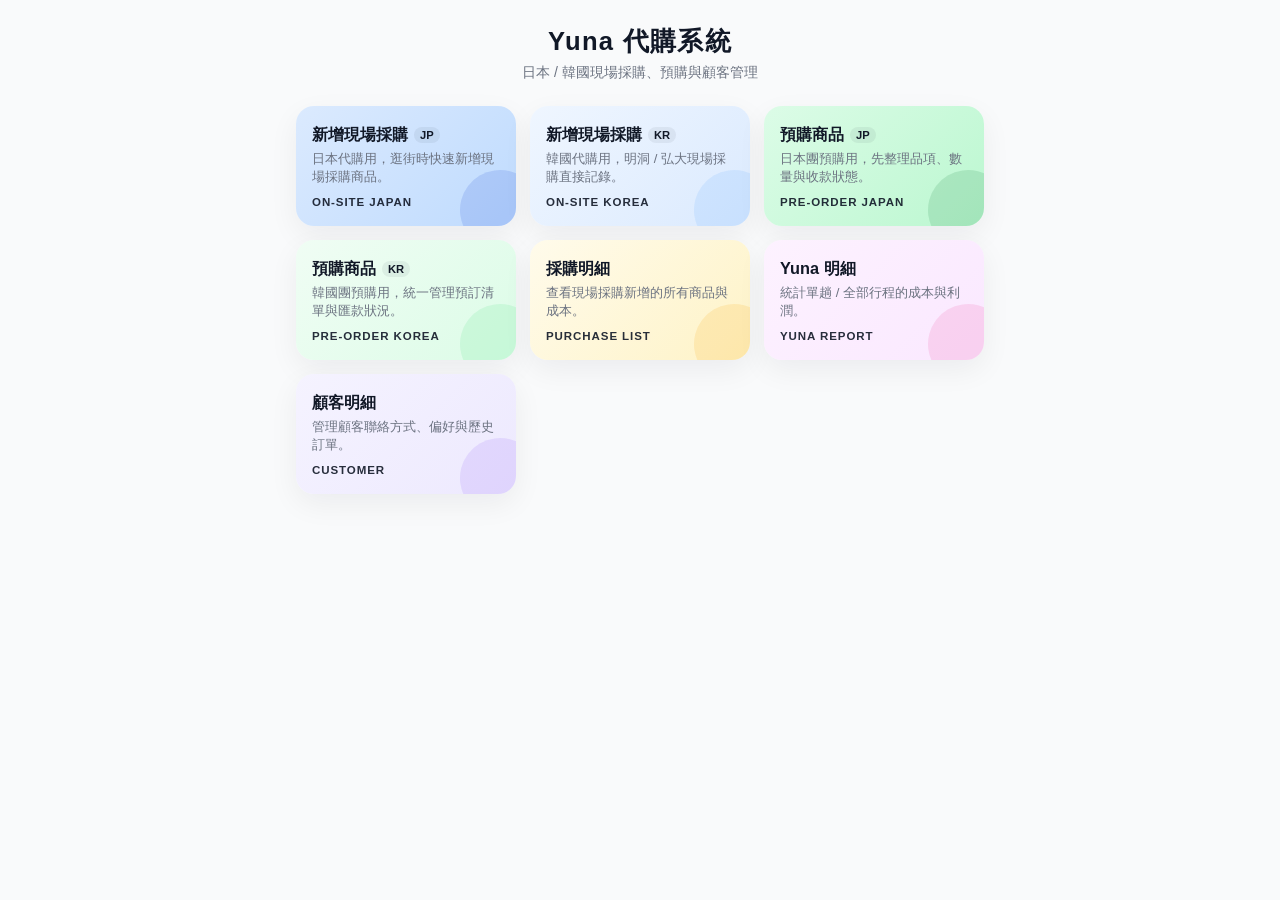
<file: index.html>
<!DOCTYPE html>
<html lang="zh-Hant">
<head>
  <meta charset="UTF-8" />
  <title>Yuna 代購系統</title>
  <meta name="viewport" content="width=device-width, initial-scale=1" />
  <link rel="stylesheet" href="styles.css">
</head>
<body>
  <div class="app">
    <header class="app-header">
      <h1 class="app-title">Yuna 代購系統</h1>
      <p class="app-subtitle">日本 / 韓國現場採購、預購與顧客管理</p>
    </header>

    <main>
      <div class="card-grid">
        <!-- 🗾 日本 現場採購 -->
        <a class="card-link" href="onsite-jp.html">
          <div class="card card--onsite-jp">
            <div>
              <div class="card-title">
                新增現場採購
                <span class="card-flag">JP</span>
              </div>
              <div class="card-desc">
                日本代購用，逛街時快速新增現場採購商品。
              </div>
            </div>
            <div class="card-tag">On-site Japan</div>
          </div>
        </a>

        <!-- 🇰🇷 韓國 現場採購 -->
        <a class="card-link" href="onsite-kr.html">
          <div class="card card--onsite-kr">
            <div>
              <div class="card-title">
                新增現場採購
                <span class="card-flag">KR</span>
              </div>
              <div class="card-desc">
                韓國代購用，明洞 / 弘大現場採購直接記錄。
              </div>
            </div>
            <div class="card-tag">On-site Korea</div>
          </div>
        </a>

        <!-- 🇯🇵 日本 預購 -->
        <a class="card-link" href="preorder-jp.html">
          <div class="card card--preorder-jp">
            <div>
              <div class="card-title">
                預購商品
                <span class="card-flag">JP</span>
              </div>
              <div class="card-desc">
                日本團預購用，先整理品項、數量與收款狀態。
              </div>
            </div>
            <div class="card-tag">Pre-order Japan</div>
          </div>
        </a>

        <!-- 🇰🇷 韓國 預購 -->
        <a class="card-link" href="preorder-kr.html">
          <div class="card card--preorder-kr">
            <div>
              <div class="card-title">
                預購商品
                <span class="card-flag">KR</span>
              </div>
              <div class="card-desc">
                韓國團預購用，統一管理預訂清單與匯款狀況。
              </div>
            </div>
            <div class="card-tag">Pre-order Korea</div>
          </div>
        </a>

        <!-- 採購明細 -->
        <a class="card-link" href="purchase-list.html">
          <div class="card card--purchase-list">
            <div>
              <div class="card-title">採購明細</div>
              <div class="card-desc">
                查看現場採購新增的所有商品與成本。
              </div>
            </div>
            <div class="card-tag">Purchase List</div>
          </div>
        </a>

        <!-- Yuna 明細 -->
        <a class="card-link" href="yuna-report.html">
          <div class="card card--yuna">
            <div>
              <div class="card-title">Yuna 明細</div>
              <div class="card-desc">
                統計單趟 / 全部行程的成本與利潤。
              </div>
            </div>
            <div class="card-tag">Yuna Report</div>
          </div>
        </a>

        <!-- 顧客明細 -->
        <a class="card-link" href="customer-list.html">
          <div class="card card--customer">
            <div>
              <div class="card-title">顧客明細</div>
              <div class="card-desc">
                管理顧客聯絡方式、偏好與歷史訂單。
              </div>
            </div>
            <div class="card-tag">Customer</div>
          </div>
        </a>
      </div>
    </main>
  </div>

  <!-- ✅ 新增：先載入共用 api.js -->
  <script src="api.js"></script>

  <script>
    (async function init() {
      // 沒 PIN → 跳 PIN modal
      if (!window.YunaAPI.ensurePin()) return;

      // 有 PIN → 從 Supabase 拉資料並寫入 localStorage
      try {
        await window.YunaAPI.syncFromServerToLocal();
        // 你要的話可以加提示：console.log("Synced");
      } catch (e) {
        console.error(e);
        alert("同步 Supabase 失敗：請檢查 PIN 或 Edge Function 設定。");
        // 讓使用者重新輸入 PIN
        window.YunaAPI.clearPin();
        window.YunaAPI.openPinModal();
      }
    })();
  </script>
</body>
</html>
</file>
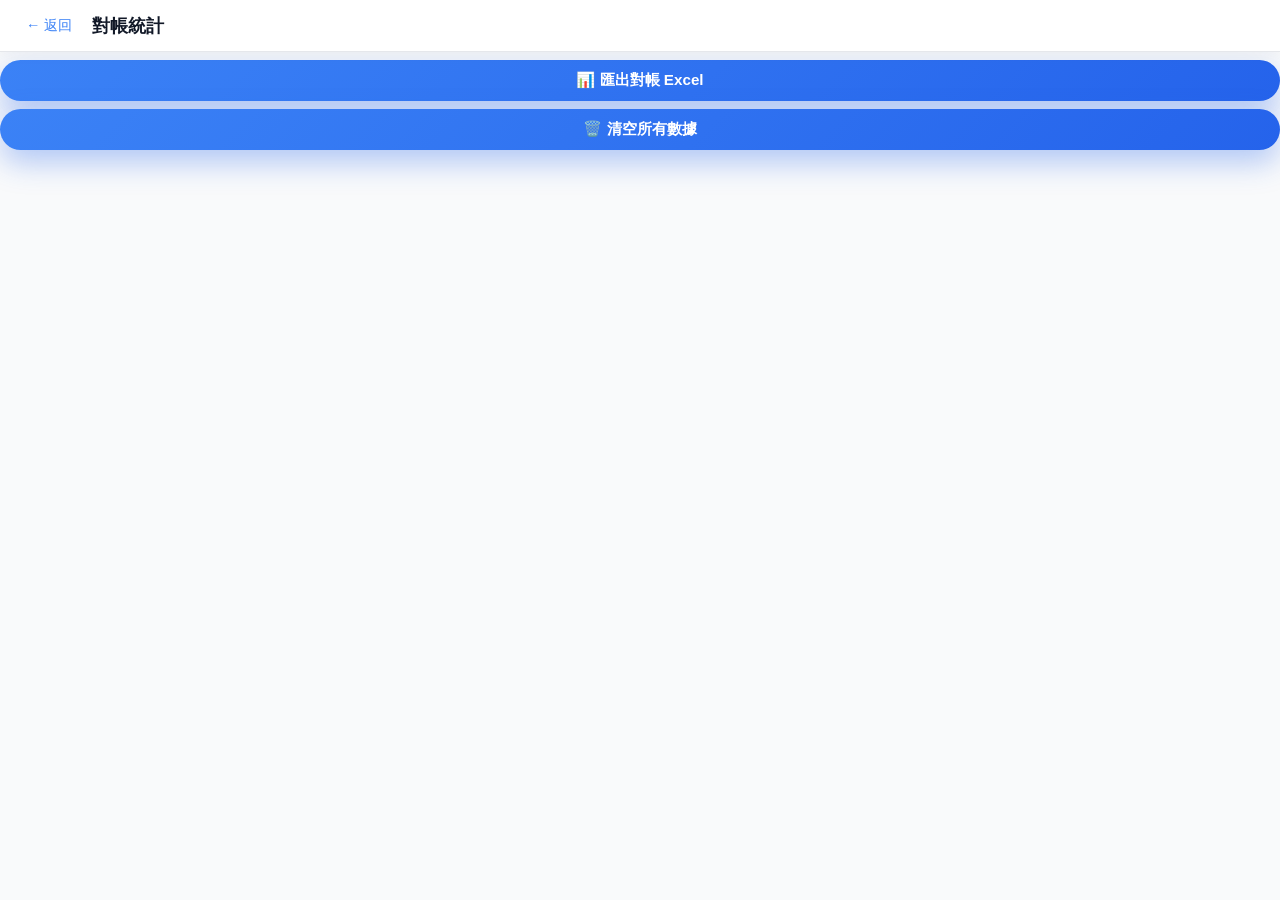
<file: accounting.html>
<!DOCTYPE html>
<html lang="zh-TW">
<head>
  <meta charset="UTF-8">
  <meta name="viewport" content="width=device-width, initial-scale=1.0, maximum-scale=1.0, user-scalable=no">
  <title>對帳統計</title>
  <link rel="stylesheet" href="styles.css">
</head>
<body>
  <div class="header-bar">
    <button class="back-btn" onclick="window.history.back()">← 返回</button>
    <h2>對帳統計</h2>
  </div>

  <button onclick="exportToExcel()" class="submit-btn">📊 匯出對帳 Excel</button>
  <button onclick="clearAllData()" class="submit-btn">🗑️ 清空所有數據</button>

  <div id="customerList"></div> <!-- 顯示顧客統計資料 -->
</body>
</html>
</file>
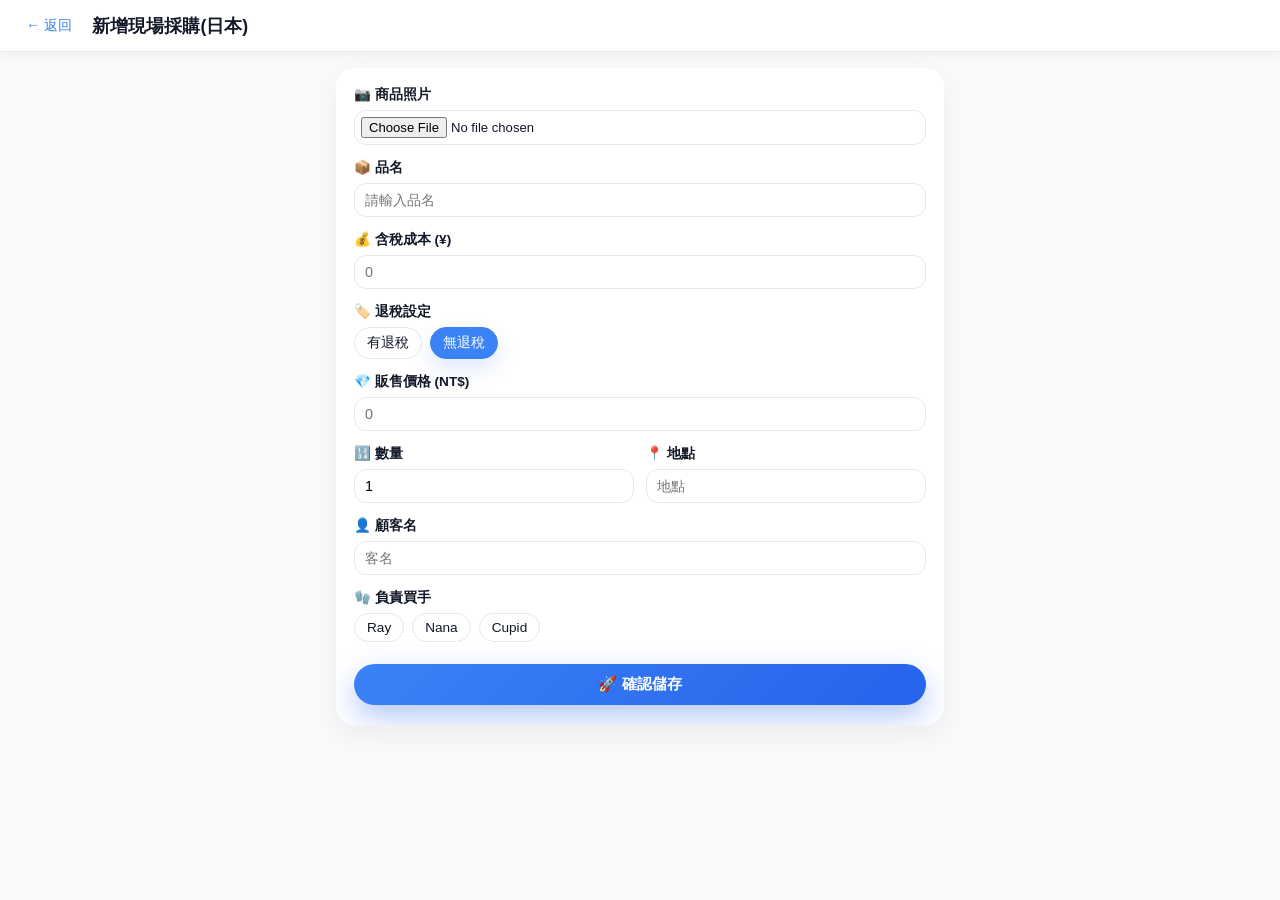
<file: onsite-jp.html>
<!DOCTYPE html>
<html lang="zh-TW">
<head>
  <meta charset="UTF-8">
  <meta name="viewport"
        content="width=device-width, initial-scale=1.0, maximum-scale=1.0, user-scalable=no">
  <title>新增現場採購(日本)</title>
  <link rel="stylesheet" href="styles.css">
</head>
<body>
  <div class="header-bar">
    <button class="back-btn" type="button" onclick="window.history.back()">← 返回</button>
    <h2>新增現場採購(日本)</h2>
  </div>

  <main class="page-body">
    <div class="card">
      <div class="form-group">
        <label for="pImg">📷 商品照片</label>
        <input type="file" id="pImg" accept="image/*">
      </div>

      <div class="form-group">
        <label for="pName">📦 品名</label>
        <input type="text" id="pName" placeholder="請輸入品名">
      </div>

      <div class="form-group">
        <label for="pPriceTax">💰 含稅成本 (¥)</label>
        <input type="number" id="pPriceTax" placeholder="0" min="0" step="1">
      </div>

      <div class="form-group">
        <label>🏷️ 退稅設定</label>
        <div class="btn-group">
          <button id="buyTaxBtnYes" class="btn-opt" type="button" onclick="toggleBuyTax(true)">有退稅</button>
          <button id="buyTaxBtnNo" class="btn-opt active" type="button" onclick="toggleBuyTax(false)">無退稅</button>
        </div>
        <input type="hidden" id="buyIsTaxFree" value="false">
      </div>

      <div class="row-two" style="display:flex; gap:12px;">
        <div class="form-group" id="buyTaxRateGroup" style="flex:1; display:none;">
          <label for="buyTaxRate">％ 稅率</label>
          <input type="number" id="buyTaxRate" value="10" min="0" step="0.1">
        </div>
        <div class="form-group" id="buyTaxFreeGroup" style="flex:1; display:none;">
          <label for="buyTaxFreePrice">💸 退稅價 (¥)</label>
          <input type="number" id="buyTaxFreePrice" placeholder="0" min="0" step="1">
        </div>
      </div>

      <div class="form-group">
        <label for="pPriceSell">💎 販售價格 (NT$)</label>
        <input type="number" id="pPriceSell" placeholder="0" min="0" step="1">
      </div>

      <div class="row-two" style="display:flex; gap:12px;">
        <div class="form-group" style="flex:1">
          <label for="pQty">🔢 數量</label>
          <input type="number" id="pQty" value="1" min="1" step="1">
        </div>
        <div class="form-group" style="flex:1">
          <label for="pLoc">📍 地點</label>
          <input type="text" id="pLoc" placeholder="地點">
        </div>
      </div>

      <div class="form-group">
        <label for="pCustomer">👤 顧客名</label>
        <input type="text" id="pCustomer" placeholder="客名">
      </div>

      <div class="form-group">
        <label>🧤 負責買手</label>
        <div class="btn-group" id="buyBuyerGroup">
          <button class="btn-opt" type="button" onclick="setBuyer('Ray', this)">Ray</button>
          <button class="btn-opt" type="button" onclick="setBuyer('Nana', this)">Nana</button>
          <button class="btn-opt" type="button" onclick="setBuyer('Cupid', this)">Cupid</button>
        </div>
        <input type="hidden" id="pBuyer">

        <div id="rayCardOptions"
             style="display:none; background:var(--soft); padding:15px; border-radius:25px;
                    margin-top:15px; border:1px solid var(--soft-border);">
          <label style="color:var(--primary);">💳 選擇卡片</label>
          <div style="display:flex; gap:8px; flex-wrap:wrap; margin-top:8px;">
            <button class="btn-opt" type="button" onclick="setRayCard('na爸卡', this)" style="padding:10px">na爸卡</button>
            <button class="btn-opt" type="button" onclick="setRayCard('ray卡', this)" style="padding:10px">ray卡</button>
            <button class="btn-opt" type="button" onclick="setRayCard('qp卡', this)" style="padding:10px">qp卡</button>
          </div>
          <input type="hidden" id="pRayCard">
        </div>
      </div>

      <button class="submit-btn" type="button" onclick="saveData()">🚀 確認儲存</button>
    </div>
  </main>

<script type="module">
import { ensurePinOrRedirect } from "./pin.js";
import { createOrder, readImageAsBase64 } from "./orders-api.js";
ensurePinOrRedirect();

function toggleBuyTax(hasTaxFree) {
  const yesBtn = document.getElementById('buyTaxBtnYes');
  const noBtn = document.getElementById('buyTaxBtnNo');
  const taxRateGroup = document.getElementById('buyTaxRateGroup');
  const taxFreeGroup = document.getElementById('buyTaxFreeGroup');
  const isTaxFreeInput = document.getElementById('buyIsTaxFree');

  if (hasTaxFree) {
    isTaxFreeInput.value = 'true';
    yesBtn.classList.add('active');
    noBtn.classList.remove('active');
    taxRateGroup.style.display = 'block';
    taxFreeGroup.style.display = 'block';
  } else {
    isTaxFreeInput.value = 'false';
    yesBtn.classList.remove('active');
    noBtn.classList.add('active');
    taxRateGroup.style.display = 'none';
    taxFreeGroup.style.display = 'none';
    document.getElementById('buyTaxRate').value = 10;
    document.getElementById('buyTaxFreePrice').value = '';
  }
}

function setBuyer(name, btnEl) {
  document.getElementById('pBuyer').value = name;

  const group = document.getElementById('buyBuyerGroup');
  group.querySelectorAll('.btn-opt').forEach(btn => btn.classList.remove('active'));
  btnEl.classList.add('active');

  const rayCardBox = document.getElementById('rayCardOptions');
  if (name === 'Ray') {
    rayCardBox.style.display = 'block';
  } else {
    rayCardBox.style.display = 'none';
    document.getElementById('pRayCard').value = '';
    rayCardBox.querySelectorAll('.btn-opt').forEach(btn => btn.classList.remove('active'));
  }
}

function setRayCard(cardName, btnEl) {
  document.getElementById('pRayCard').value = cardName;
  const box = document.getElementById('rayCardOptions');
  box.querySelectorAll('.btn-opt').forEach(btn => btn.classList.remove('active'));
  btnEl.classList.add('active');
}

async function saveData() {
  try {
    const fileInput = document.getElementById("pImg");
    let imageBase64 = null;
    if (fileInput?.files?.length) {
      imageBase64 = await readImageAsBase64(fileInput.files[0]);
    }

    const name = document.getElementById('pName').value.trim();
    const cost = Number(document.getElementById('pPriceTax').value || 0);
    const sellPrice = Number(document.getElementById('pPriceSell').value || 0);
    const qty = Number(document.getElementById('pQty').value || 1);
    const loc = document.getElementById('pLoc').value.trim();
    const customer = document.getElementById('pCustomer').value.trim();
    const buyer = document.getElementById('pBuyer').value;

    const isTaxFree = document.getElementById('buyIsTaxFree').value === 'true';
    const taxRate = Number(document.getElementById('buyTaxRate').value || 0);
    const taxFreePrice = Number(document.getElementById('buyTaxFreePrice').value || 0);
    const rayCard = document.getElementById('pRayCard').value;

    if (!name) return alert('請輸入品名');
    if (!cost) return alert('請輸入含稅成本');
    if (!buyer) return alert('請選擇負責買手');

    await createOrder({
      type: "onsite",
      country: "JP",
      name,
      qty,
      buyer,
      customer,
      currency: "JPY",
      cost,
      sellPrice: sellPrice || null,
      loc,
      image: imageBase64,
      extra: {
        isTaxFree,
        taxRate: isTaxFree ? taxRate : "",
        taxFreePrice: isTaxFree ? taxFreePrice : "",
        rayCard: buyer === "Ray" ? rayCard : ""
      }
    });

    alert("已儲存到 Supabase（日本現場採購）");
    location.reload();
  } catch (e) {
    console.error(e);
    alert("儲存失敗：" + (e?.message || e));
  }
}

window.toggleBuyTax = toggleBuyTax;
window.setBuyer = setBuyer;
window.setRayCard = setRayCard;
window.saveData = saveData;
</script>
</body>
</html>
</file>
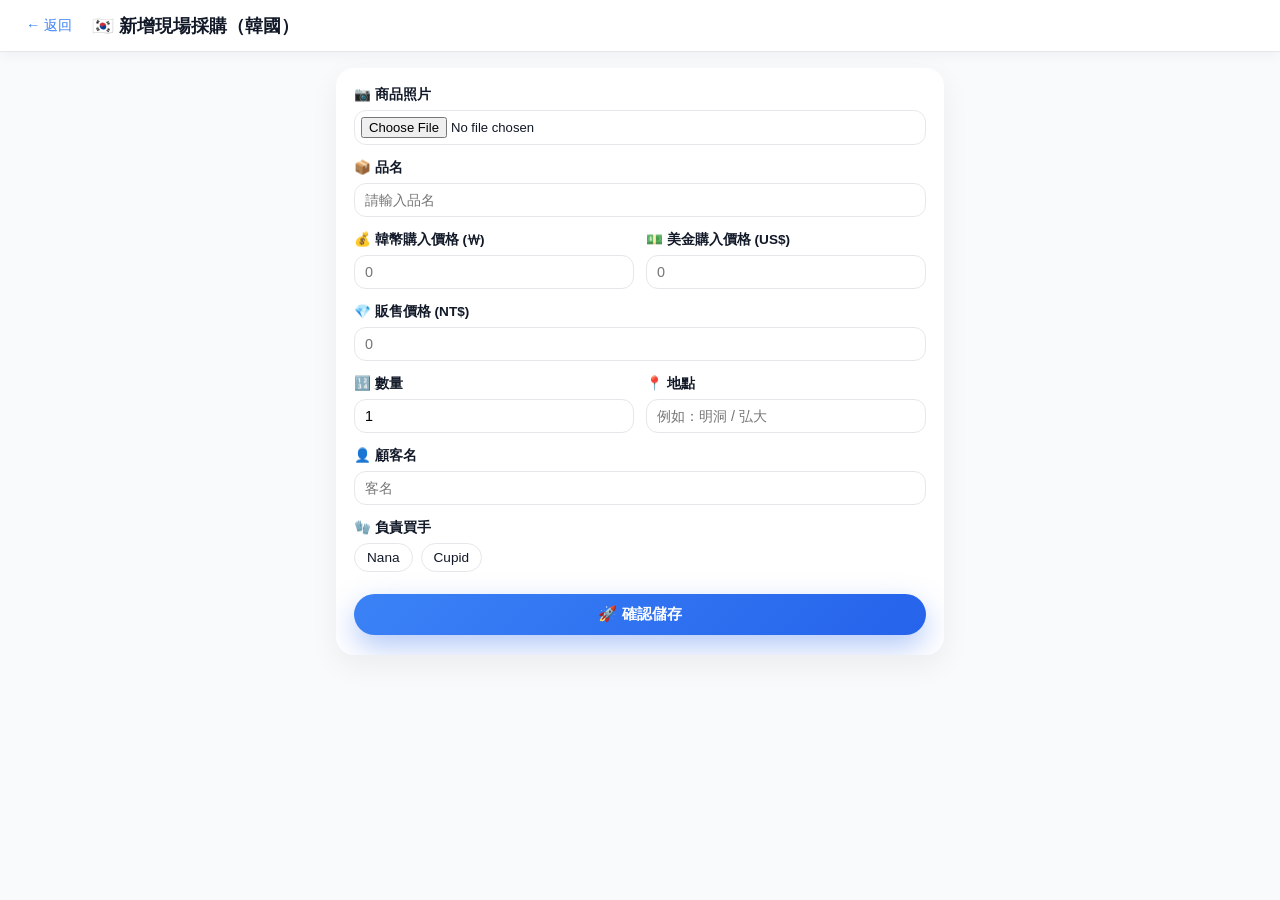
<file: onsite-kr.html>
<!DOCTYPE html>
<html lang="zh-TW">
<head>
  <meta charset="UTF-8">
  <meta name="viewport"
        content="width=device-width, initial-scale=1.0, maximum-scale=1.0, user-scalable=no">
  <title>新增現場採購（韓國）</title>
  <link rel="stylesheet" href="styles.css">
</head>
<body>
  <div class="header-bar">
    <button class="back-btn" type="button" onclick="window.history.back()">← 返回</button>
    <h2>🇰🇷 新增現場採購（韓國）</h2>
  </div>

  <main class="page-body">
    <div class="card">
      <div class="form-group">
        <label for="pImg">📷 商品照片</label>
        <input type="file" id="pImg" accept="image/*">
      </div>

      <div class="form-group">
        <label for="pName">📦 品名</label>
        <input type="text" id="pName" placeholder="請輸入品名">
      </div>

      <div class="row-two">
        <div class="form-group" style="flex:1;">
          <label for="pPriceKRW">💰 韓幣購入價格 (₩)</label>
          <input type="number" id="pPriceKRW" placeholder="0" min="0" step="1">
        </div>
        <div class="form-group" style="flex:1;">
          <label for="pPriceUSD">💵 美金購入價格 (US$)</label>
          <input type="number" id="pPriceUSD" placeholder="0" min="0" step="0.01">
        </div>
      </div>

      <div class="form-group">
        <label for="pPriceSell">💎 販售價格 (NT$)</label>
        <input type="number" id="pPriceSell" placeholder="0" min="0" step="1">
      </div>

      <div class="row-two">
        <div class="form-group" style="flex:1;">
          <label for="pQty">🔢 數量</label>
          <input type="number" id="pQty" value="1" min="1" step="1">
        </div>
        <div class="form-group" style="flex:1;">
          <label for="pLoc">📍 地點</label>
          <input type="text" id="pLoc" placeholder="例如：明洞 / 弘大">
        </div>
      </div>

      <div class="form-group">
        <label for="pCustomer">👤 顧客名</label>
        <input type="text" id="pCustomer" placeholder="客名">
      </div>

      <div class="form-group">
        <label>🧤 負責買手</label>
        <div class="btn-group" id="buyBuyerGroup">
          <button class="btn-opt" type="button" onclick="setBuyer('Nana', this)">Nana</button>
          <button class="btn-opt" type="button" onclick="setBuyer('Cupid', this)">Cupid</button>
        </div>
        <input type="hidden" id="pBuyer">
      </div>

      <button class="submit-btn" type="button" onclick="saveData()">🚀 確認儲存</button>
    </div>
  </main>

<script type="module">
import { ensurePinOrRedirect } from "./pin.js";
import { createOrder, readImageAsBase64 } from "./orders-api.js";
ensurePinOrRedirect();

function setBuyer(name, btnEl) {
  document.getElementById('pBuyer').value = name;
  const group = document.getElementById('buyBuyerGroup');
  group.querySelectorAll('.btn-opt').forEach(btn => btn.classList.remove('active'));
  btnEl.classList.add('active');
}

async function saveData() {
  try {
    const fileInput = document.getElementById("pImg");
    let imageBase64 = null;
    if (fileInput?.files?.length) {
      imageBase64 = await readImageAsBase64(fileInput.files[0]);
    }

    const name = document.getElementById('pName').value.trim();
    const priceKRW = Number(document.getElementById('pPriceKRW').value || 0);
    const priceUSD = Number(document.getElementById('pPriceUSD').value || 0);
    const sellPrice = Number(document.getElementById('pPriceSell').value || 0);
    const qty = Number(document.getElementById('pQty').value || 1);
    const loc = document.getElementById('pLoc').value.trim();
    const customer = document.getElementById('pCustomer').value.trim();
    const buyer = document.getElementById('pBuyer').value;

    if (!name) return alert("請輸入品名");
    if (!priceKRW && !priceUSD) return alert("請至少輸入一個購入價格（韓幣或美金）");
    if (!buyer) return alert("請選擇負責買手");

    // 主幣別與第二成本：只用你 DB 一定有的 currency/cost，其它塞 extra
    let currency = null, cost = null;
    let currency2 = null, cost2 = null;

    if (priceKRW) { currency = "KRW"; cost = priceKRW; }
    if (priceUSD) {
      if (!currency) { currency = "USD"; cost = priceUSD; }
      else { currency2 = "USD"; cost2 = priceUSD; }
    }

    await createOrder({
      type: "onsite",
      country: "KR",
      name,
      qty,
      buyer,
      customer,
      currency,
      cost,
      sellPrice: sellPrice || null,
      loc,
      image: imageBase64,
      currency2,
      cost2,
      extra: { currency2, cost2 }
    });

    alert("已儲存到 Supabase（韓國現場採購）");
    location.reload();
  } catch (e) {
    console.error(e);
    alert("儲存失敗：" + (e?.message || e));
  }
}

window.setBuyer = setBuyer;
window.saveData = saveData;
</script>
</body>
</html>
</file>
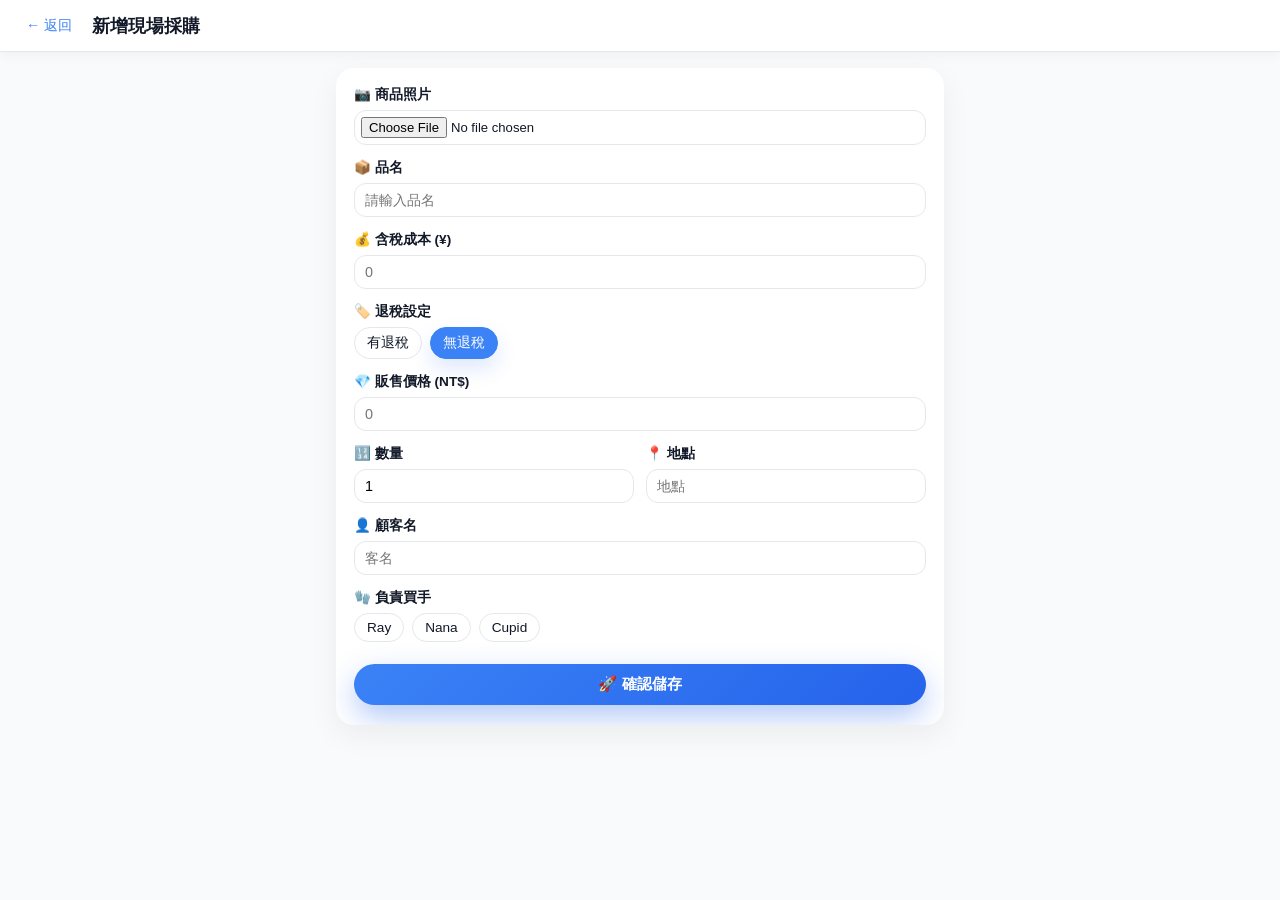
<file: onsite-new.html>
<!DOCTYPE html>
<html lang="zh-TW">
<head>
  <meta charset="UTF-8">
  <meta name="viewport"
        content="width=device-width, initial-scale=1.0, maximum-scale=1.0, user-scalable=no">
  <title>新增現場採購</title>
  <link rel="stylesheet" href="styles.css">
</head>
<body>
  <!-- 頂部列 -->
  <div class="header-bar">
    <button class="back-btn" type="button" onclick="window.history.back()">← 返回</button>
    <h2>新增現場採購</h2>
  </div>

  <main class="page-body">
    <div class="card">
      <!-- 商品照片 -->
      <div class="form-group">
        <label for="pImg">📷 商品照片</label>
        <input type="file" id="pImg" accept="image/*">
      </div>

      <!-- 商品品名 -->
      <div class="form-group">
        <label for="pName">📦 品名</label>
        <input type="text" id="pName" placeholder="請輸入品名">
      </div>

      <!-- 含稅成本 -->
      <div class="form-group">
        <label for="pPriceTax">💰 含稅成本 (¥)</label>
        <input type="number" id="pPriceTax" placeholder="0" min="0" step="1">
      </div>

      <!-- 退稅設定 -->
      <div class="form-group">
        <label>🏷️ 退稅設定</label>
        <div class="btn-group">
          <button id="buyTaxBtnYes" class="btn-opt" type="button"
                  onclick="toggleBuyTax(true)">有退稅</button>
          <button id="buyTaxBtnNo" class="btn-opt active" type="button"
                  onclick="toggleBuyTax(false)">無退稅</button>
        </div>
        <!-- true = 有退稅（免稅購買） / false = 無退稅 -->
        <input type="hidden" id="buyIsTaxFree" value="false">
      </div>

      <!-- 稅率 + 退稅價（僅在有退稅時顯示） -->
      <div class="row-two" style="display:flex; gap:12px;">
        <div class="form-group" id="buyTaxRateGroup" style="flex:1; display:none;">
          <label for="buyTaxRate">％ 稅率</label>
          <input type="number" id="buyTaxRate" value="10" min="0" step="0.1">
        </div>
        <div class="form-group" id="buyTaxFreeGroup" style="flex:1; display:none;">
          <label for="buyTaxFreePrice">💸 退稅價 (¥)</label>
          <input type="number" id="buyTaxFreePrice" placeholder="0" min="0" step="1">
        </div>
      </div>

      <!-- 販售價格 -->
      <div class="form-group">
        <label for="pPriceSell">💎 販售價格 (NT$)</label>
        <input type="number" id="pPriceSell" placeholder="0" min="0" step="1">
      </div>

      <!-- 數量與地點 -->
      <div class="row-two" style="display:flex; gap:12px;">
        <div class="form-group" style="flex:1">
          <label for="pQty">🔢 數量</label>
          <input type="number" id="pQty" value="1" min="1" step="1">
        </div>
        <div class="form-group" style="flex:1">
          <label for="pLoc">📍 地點</label>
          <input type="text" id="pLoc" placeholder="地點">
        </div>
      </div>

      <!-- 顧客名稱 -->
      <div class="form-group">
        <label for="pCustomer">👤 顧客名</label>
        <input type="text" id="pCustomer" placeholder="客名">
      </div>

      <!-- 負責買手 -->
      <div class="form-group">
        <label>🧤 負責買手</label>
        <div class="btn-group" id="buyBuyerGroup">
          <button class="btn-opt" type="button" onclick="setBuyer('Ray', this)">Ray</button>
          <button class="btn-opt" type="button" onclick="setBuyer('Nana', this)">Nana</button>
          <button class="btn-opt" type="button" onclick="setBuyer('Cupid', this)">Cupid</button>
        </div>
        <input type="hidden" id="pBuyer">

        <!-- Ray 買手顯示卡片選擇 -->
        <div id="rayCardOptions"
             style="display:none; background:var(--soft); padding:15px; border-radius:25px;
                    margin-top:15px; border:1px solid var(--soft-border);">
          <label style="color:var(--primary);">💳 選擇卡片</label>
          <div style="display:flex; gap:8px; flex-wrap:wrap; margin-top:8px;">
            <button class="btn-opt" type="button"
                    onclick="setRayCard('na爸卡', this)" style="padding:10px">na爸卡</button>
            <button class="btn-opt" type="button"
                    onclick="setRayCard('ray卡', this)" style="padding:10px">ray卡</button>
            <button class="btn-opt" type="button"
                    onclick="setRayCard('qp卡', this)" style="padding:10px">qp卡</button>
          </div>
          <input type="hidden" id="pRayCard">
        </div>
      </div>

      <!-- 儲存按鈕 -->
      <button class="submit-btn" type="button" onclick="saveData()">🚀 確認儲存</button>
    </div>
  </main>

  <script>
    // 切換退稅邏輯
    function toggleBuyTax(hasTaxFree) {
      const yesBtn = document.getElementById('buyTaxBtnYes');
      const noBtn = document.getElementById('buyTaxBtnNo');
      const taxRateGroup = document.getElementById('buyTaxRateGroup');
      const taxFreeGroup = document.getElementById('buyTaxFreeGroup');
      const isTaxFreeInput = document.getElementById('buyIsTaxFree');

      if (hasTaxFree) {
        isTaxFreeInput.value = 'true';
        yesBtn.classList.add('active');
        noBtn.classList.remove('active');
        taxRateGroup.style.display = 'block';
        taxFreeGroup.style.display = 'block';
      } else {
        isTaxFreeInput.value = 'false';
        yesBtn.classList.remove('active');
        noBtn.classList.add('active');
        taxRateGroup.style.display = 'none';
        taxFreeGroup.style.display = 'none';
        // 清空退稅相關欄位
        document.getElementById('buyTaxRate').value = 10;
        document.getElementById('buyTaxFreePrice').value = '';
      }
    }

    // 設定買手
    function setBuyer(name, btnEl) {
      const buyerInput = document.getElementById('pBuyer');
      buyerInput.value = name;

      // 切換 active 樣式
      const group = document.getElementById('buyBuyerGroup');
      const buttons = group.querySelectorAll('.btn-opt');
      buttons.forEach(btn => btn.classList.remove('active'));
      btnEl.classList.add('active');

      // Ray 才顯示卡片選擇
      const rayCardBox = document.getElementById('rayCardOptions');
      if (name === 'Ray') {
        rayCardBox.style.display = 'block';
      } else {
        rayCardBox.style.display = 'none';
        document.getElementById('pRayCard').value = '';
        // 同時把卡片按鈕 active 清掉
        const rayButtons = rayCardBox.querySelectorAll('.btn-opt');
        rayButtons.forEach(btn => btn.classList.remove('active'));
      }
    }

    // 設定 Ray 使用哪張卡
    function setRayCard(cardName, btnEl) {
      const cardInput = document.getElementById('pRayCard');
      cardInput.value = cardName;

      const rayCardBox = document.getElementById('rayCardOptions');
      const buttons = rayCardBox.querySelectorAll('.btn-opt');
      buttons.forEach(btn => btn.classList.remove('active'));
      btnEl.classList.add('active');
    }

    // 儲存資料（範例：先用 console.log，之後你可以改成存到 DB / localStorage）
    function saveData() {
      const data = {
        name: document.getElementById('pName').value.trim(),
        priceTax: Number(document.getElementById('pPriceTax').value || 0),
        isTaxFree: document.getElementById('buyIsTaxFree').value === 'true',
        taxRate: Number(document.getElementById('buyTaxRate').value || 0),
        taxFreePrice: Number(document.getElementById('buyTaxFreePrice').value || 0),
        sellPrice: Number(document.getElementById('pPriceSell').value || 0),
        qty: Number(document.getElementById('pQty').value || 1),
        loc: document.getElementById('pLoc').value.trim(),
        customer: document.getElementById('pCustomer').value.trim(),
        buyer: document.getElementById('pBuyer').value,
        rayCard: document.getElementById('pRayCard').value
      };

      // TODO: 這裡改成你要的實際儲存邏輯
      console.log('現場採購資料：', data);

      // 簡單檢查：至少要有品名跟含稅成本
      if (!data.name) {
        alert('請輸入品名');
        return;
      }
      if (!data.priceTax) {
        alert('請輸入含稅成本');
        return;
      }

      alert('已暫存（目前只 console.log），之後可接後端或 localStorage。');
    }
  </script>
</body>
</html>
</file>
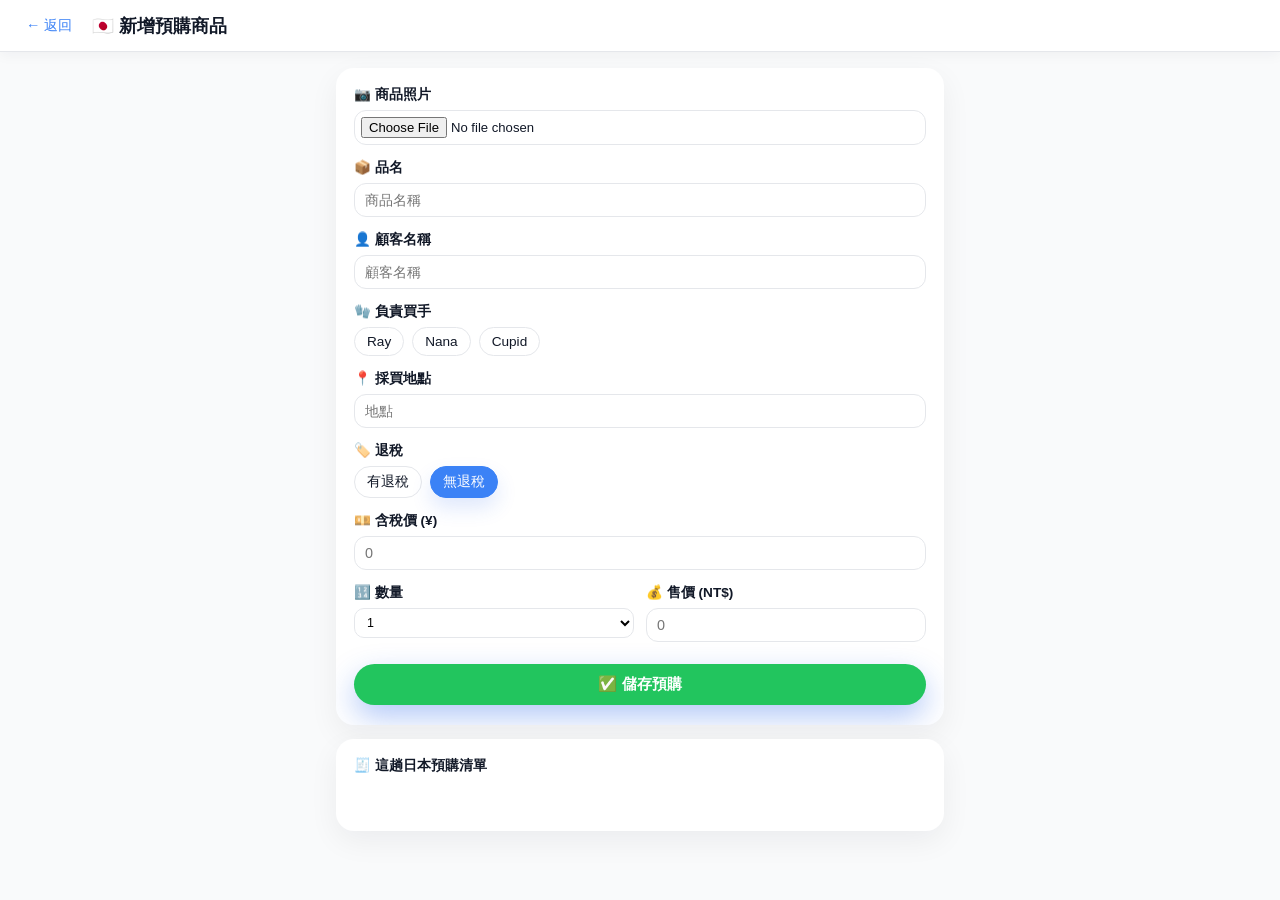
<file: preorder-jp.html>
<!DOCTYPE html>
<html lang="zh-TW">
<head>
  <meta charset="UTF-8">
  <meta name="viewport" content="width=device-width, initial-scale=1.0, maximum-scale=1.0, user-scalable=no">
  <title>新增預購商品（日本）</title>
  <link rel="stylesheet" href="styles.css">
  <style>
    .order-list { display:flex; flex-direction:column; gap:10px; }
    .empty-state { margin-top:6px; font-size:0.8rem; color:var(--text-sub); text-align:center; }
    .field-input, .field-select{
      width:100%;
      font-size:0.78rem;
      padding:6px 8px;
      border-radius:10px;
      border:1px solid var(--soft-border);
      background:#fff;
    }
    .field-input:focus, .field-select:focus{
      outline:none;
      border-color:var(--primary);
      box-shadow:0 0 0 1px rgba(59,130,246,0.15);
      background:#f9fafb;
    }
  </style>
</head>
<body>
  <div class="header-bar">
    <button class="back-btn" onclick="window.history.back()">← 返回</button>
    <h2>🇯🇵 新增預購商品</h2>
  </div>

  <main class="page-body">
    <div class="card">
      <div class="form-group">
        <label>📷 商品照片</label>
        <input type="file" id="preImg" accept="image/*">
      </div>
      <div class="form-group">
        <label>📦 品名</label>
        <input type="text" id="preName" placeholder="商品名稱">
      </div>
      <div class="form-group">
        <label>👤 顧客名稱</label>
        <input type="text" id="preCust" placeholder="顧客名稱">
      </div>

      <div class="form-group">
        <label>🧤 負責買手</label>
        <div class="btn-group" id="preBuyerGroup">
          <button class="btn-opt" type="button" onclick="setPreBuyer('Ray', this)">Ray</button>
          <button class="btn-opt" type="button" onclick="setPreBuyer('Nana', this)">Nana</button>
          <button class="btn-opt" type="button" onclick="setPreBuyer('Cupid', this)">Cupid</button>
        </div>
        <input type="hidden" id="preBuyer">

        <div id="preRayCardOptions" style="display:none; background:var(--soft); padding:15px; border-radius:25px; margin-top:15px; border:1px solid var(--soft-border);">
          <label style="color:var(--primary);">💳 選擇卡片</label>
          <div style="display:flex; gap:8px; flex-wrap:wrap;">
            <button class="btn-opt" type="button" onclick="setPreRayCard('na爸卡', this)" style="padding:10px">na爸卡</button>
            <button class="btn-opt" type="button" onclick="setPreRayCard('ray卡', this)" style="padding:10px">ray卡</button>
            <button class="btn-opt" type="button" onclick="setPreRayCard('qp卡', this)" style="padding:10px">qp卡</button>
          </div>
          <input type="hidden" id="preRayCard">
        </div>
      </div>

      <div class="form-group">
        <label>📍 採買地點</label>
        <input type="text" id="preLoc" placeholder="地點">
      </div>

      <div class="form-group">
        <label>🏷️ 退稅</label>
        <div class="btn-group">
          <button id="taxBtnYes" class="btn-opt" type="button" onclick="togglePreTax(true)">有退稅</button>
          <button id="taxBtnNo" class="btn-opt active" type="button" onclick="togglePreTax(false)">無退稅</button>
        </div>
        <input type="hidden" id="preIsTaxFree" value="false">
      </div>

      <div style="display:flex; gap:12px;">
        <div class="form-group" style="flex:1.5">
          <label>💴 含稅價 (¥)</label>
          <input type="number" id="preTaxPrice" placeholder="0">
        </div>
        <div class="form-group" id="taxRateGroup" style="flex:1; display:none;">
          <label>％ 稅率</label>
          <input type="number" id="preTaxRate" value="10">
        </div>
      </div>

      <div class="form-group" id="preTaxFreeGroup" style="display:none;">
        <label>💸 退稅價 (¥)</label>
        <input type="number" id="preTaxFreePrice" placeholder="0">
      </div>

      <div style="display:flex; gap:12px;">
        <div class="form-group" style="flex:1">
          <label>🔢 數量</label>
          <select id="preQty" class="field-select">
            <option value="1" selected>1</option>
            <option value="2">2</option><option value="3">3</option><option value="4">4</option><option value="5">5</option>
            <option value="6">6</option><option value="7">7</option><option value="8">8</option><option value="9">9</option><option value="10">10</option>
          </select>
        </div>
        <div class="form-group" style="flex:1">
          <label>💰 售價 (NT$)</label>
          <input type="number" id="preSellPrice" placeholder="0">
        </div>
      </div>

      <button class="submit-btn" style="background:var(--green);" type="button" onclick="savePreOrder()">✅ 儲存預購</button>
    </div>

    <div class="card" style="margin-top: 14px;">
      <div class="form-group" style="margin-bottom: 8px;">
        <label>🧾 這趟日本預購清單</label>
      </div>
      <div id="preOrderList" class="order-list"></div>
      <div id="jpEmptyState" class="empty-state" style="display:none;">
        目前尚未新增任何日本預購商品。
      </div>
    </div>
  </main>

<script type="module">
import { ensurePinOrRedirect } from "./pin.js";
import { listOrders, createOrder, updateOrder, deleteOrder, readImageAsBase64 } from "./orders-api.js";
ensurePinOrRedirect();

function safeText(s) {
  return String(s ?? "")
    .replaceAll("&", "&amp;")
    .replaceAll("<", "&lt;")
    .replaceAll(">", "&gt;")
    .replaceAll('"', "&quot;")
    .replaceAll("'", "&#039;");
}

function togglePreTax(hasTaxFree) {
  const yesBtn = document.getElementById("taxBtnYes");
  const noBtn = document.getElementById("taxBtnNo");
  const taxRateGroup = document.getElementById("taxRateGroup");
  const taxFreeGroup = document.getElementById("preTaxFreeGroup");
  const isTaxFreeInput = document.getElementById("preIsTaxFree");

  if (hasTaxFree) {
    isTaxFreeInput.value = "true";
    yesBtn.classList.add("active");
    noBtn.classList.remove("active");
    taxRateGroup.style.display = "block";
    taxFreeGroup.style.display = "block";
  } else {
    isTaxFreeInput.value = "false";
    yesBtn.classList.remove("active");
    noBtn.classList.add("active");
    taxRateGroup.style.display = "none";
    taxFreeGroup.style.display = "none";
    document.getElementById("preTaxRate").value = 10;
    document.getElementById("preTaxFreePrice").value = "";
  }
}

function setPreBuyer(name, btnEl) {
  document.getElementById("preBuyer").value = name;

  const group = document.getElementById("preBuyerGroup");
  group.querySelectorAll(".btn-opt").forEach(b => b.classList.remove("active"));
  btnEl.classList.add("active");

  const rayBox = document.getElementById("preRayCardOptions");
  if (name === "Ray") {
    rayBox.style.display = "block";
  } else {
    rayBox.style.display = "none";
    document.getElementById("preRayCard").value = "";
    rayBox.querySelectorAll(".btn-opt").forEach(b => b.classList.remove("active"));
  }
}

function setPreRayCard(cardName, btnEl) {
  document.getElementById("preRayCard").value = cardName;
  const rayBox = document.getElementById("preRayCardOptions");
  rayBox.querySelectorAll(".btn-opt").forEach(b => b.classList.remove("active"));
  btnEl.classList.add("active");
}

async function savePreOrder() {
  try {
    const fileInput = document.getElementById("preImg");
    let imageBase64 = null;
    if (fileInput?.files?.length) {
      imageBase64 = await readImageAsBase64(fileInput.files[0]);
    }

    const name = document.getElementById("preName").value.trim();
    const customer = document.getElementById("preCust").value.trim();
    const buyer = document.getElementById("preBuyer").value;
    const rayCard = document.getElementById("preRayCard").value;
    const loc = document.getElementById("preLoc").value.trim();

    const isTaxFree = document.getElementById("preIsTaxFree").value === "true";
    const taxPrice = Number(document.getElementById("preTaxPrice").value || 0);
    const taxRate = Number(document.getElementById("preTaxRate").value || 0);
    const taxFreePrice = Number(document.getElementById("preTaxFreePrice").value || 0);

    const qty = parseInt(document.getElementById("preQty").value || "1", 10);
    const sellPrice = Number(document.getElementById("preSellPrice").value || 0);

    if (!name) return alert("請輸入商品名稱");
    if (!taxPrice) return alert("請輸入含稅價");
    if (!buyer) return alert("請選擇負責買手");

    await createOrder({
      type: "preorder",
      country: "JP",
      name,
      qty: Number.isFinite(qty) && qty > 0 ? qty : 1,
      buyer,
      customer,
      loc,
      currency: "JPY",
      cost: taxPrice,
      sellPrice: sellPrice || null,
      isBought: false,
      image: imageBase64,
      extra: {
        isBought: false,
        isTaxFree,
        taxRate: isTaxFree ? taxRate : "",
        taxFreePrice: isTaxFree ? taxFreePrice : "",
        rayCard: buyer === "Ray" ? rayCard : ""
      }
    });

    renderJPPreorders();

    document.getElementById("preImg").value = "";
    document.getElementById("preName").value = "";
    document.getElementById("preCust").value = "";
    document.getElementById("preLoc").value = "";
    document.getElementById("preTaxPrice").value = "";
    document.getElementById("preQty").value = "1";
    document.getElementById("preSellPrice").value = "";
    togglePreTax(false);

    document.getElementById("preBuyer").value = "";
    document.querySelectorAll("#preBuyerGroup .btn-opt").forEach(b => b.classList.remove("active"));
    document.getElementById("preRayCardOptions").style.display = "none";
    document.getElementById("preRayCard").value = "";

    alert("已儲存");
  } catch (e) {
    console.error(e);
    alert("儲存失敗：" + (e?.message || e));
  }
}

async function updateTop(id, field, rawValue, valueType = "string") {
  let v = rawValue;
  if (valueType === "number") {
    v = rawValue === "" ? null : Number(rawValue);
    if (Number.isNaN(v)) v = null;
  } else if (valueType === "int") {
    v = rawValue === "" ? null : parseInt(rawValue, 10);
    if (Number.isNaN(v)) v = null;
  } else {
    v = String(rawValue ?? "").trim();
  }
  const patch = {};
  patch[field] = v;
  await updateOrder(id, patch, null);
}

async function updateExtra(id, extraPatch) {
  await updateOrder(id, {}, extraPatch);
}

async function toggleBought(id, checked) {
  await updateExtra(id, { isBought: !!checked });
  renderJPPreorders();
}

async function updateOrderImage(id, fileInputEl) {
  if (!fileInputEl.files || fileInputEl.files.length === 0) return;
  const img = await readImageAsBase64(fileInputEl.files[0]);
  await updateExtra(id, { imageBase64: img });
  renderJPPreorders();
}

function toggleDetail(id) {
  const el = document.getElementById("detail-" + id);
  if (!el) return;
  el.style.display = el.style.display === "none" ? "block" : "none";
}

async function deleteOne(id) {
  const ok = confirm("確定要刪除這筆資料嗎？");
  if (!ok) return;
  await deleteOrder(id);
  renderJPPreorders();
}

async function renderJPPreorders() {
  const container = document.getElementById("preOrderList");
  const emptyState = document.getElementById("jpEmptyState");
  if (!container) return;

  container.innerHTML = "";

  const all = await listOrders();
  const list = all
    .filter(o => o.type === "preorder" && o.country === "JP")
    .sort((a, b) => (a.created_at < b.created_at ? 1 : -1));

  if (list.length === 0) {
    if (emptyState) emptyState.style.display = "block";
    return;
  } else {
    if (emptyState) emptyState.style.display = "none";
  }

  const grouped = {};
  for (const o of list) {
    const key = o.customer ? String(o.customer).trim() : "未填顧客";
    if (!grouped[key]) grouped[key] = [];
    grouped[key].push(o);
  }

  Object.keys(grouped).forEach(customerName => {
    const groupWrap = document.createElement("div");
    groupWrap.style.border = "1px solid var(--soft-border)";
    groupWrap.style.borderRadius = "18px";
    groupWrap.style.background = "#fff";
    groupWrap.style.boxShadow = "var(--shadow-soft)";
    groupWrap.style.overflow = "hidden";

    const header = document.createElement("div");
    header.style.display = "flex";
    header.style.alignItems = "center";
    header.style.gap = "10px";
    header.style.padding = "14px 16px";
    header.style.borderBottom = "1px solid var(--soft-border)";
    header.innerHTML = `
      <div style="font-size:22px; line-height:1;">👤</div>
      <div style="font-weight:800; font-size:1.05rem;">${safeText(customerName)}</div>
    `;
    groupWrap.appendChild(header);

    grouped[customerName].forEach((order, i) => {
      const isBought = !!(order.extra?.isBought);
      const rayCard = order.extra?.rayCard ? order.extra.rayCard : "";

      const isTaxFree = !!(order.extra && (order.extra.isTaxFree === true || String(order.extra.isTaxFree) === "true"));
      const taxRateVal = order.extra?.taxRate ?? "";
      const taxFreePriceVal = order.extra?.taxFreePrice ?? "";

      const row = document.createElement("div");
      row.style.padding = "14px 16px";
      row.style.borderBottom = i === grouped[customerName].length - 1 ? "none" : "1px solid var(--soft-border)";
      row.style.background = isBought ? "#ecfdf3" : "#ffffff";

      row.innerHTML = `
        <div style="display:flex; align-items:center; justify-content:space-between; gap:12px;">
          <div style="display:flex; gap:12px; align-items:center; min-width:0;">
            ${order.image ? `<img src="${order.image}" alt="img" style="width:44px;height:44px;border-radius:10px;object-fit:cover;flex:0 0 auto;">` : ""}
            <div style="min-width:0;">
              <div style="font-size:1.25rem; font-weight:800; line-height:1.15; white-space:nowrap; overflow:hidden; text-overflow:ellipsis;">
                ${safeText(order.name)}
              </div>
              <div style="margin-top:4px; color:var(--text-sub); font-size:0.9rem;">
                成本 ${safeText(order.cost ?? 0)} ¥ ｜ 售價 ${safeText(order.sellPrice ?? 0)} NT$
              </div>
            </div>
          </div>

          <div style="display:flex; align-items:center; gap:10px; flex:0 0 auto;">
            <label style="display:flex; align-items:center; gap:6px; font-size:0.95rem; color:${isBought ? "#16a34a" : "var(--text-sub)"};">
              <input type="checkbox" ${isBought ? "checked" : ""} onchange="toggleBought('${order.id}', this.checked)">
              ${isBought ? "已買" : "未買"}
            </label>

            <button type="button" onclick="toggleDetail('${order.id}')"
              style="border:1px solid var(--soft-border); background:#fff; border-radius:8px; padding:6px 8px; cursor:pointer;">✏</button>

            <button type="button" onclick="deleteOne('${order.id}')"
              style="border:1px solid var(--soft-border); background:#fff; border-radius:8px; padding:6px 8px; cursor:pointer; color:#ef4444;">🗑</button>
          </div>
        </div>

        <div id="detail-${order.id}" style="display:none; margin-top:12px; padding-top:12px; border-top:1px dashed var(--soft-border);">
          <div style="display:grid; grid-template-columns: repeat(2, minmax(0,1fr)); gap:10px;">
            <div style="grid-column:1 / -1;">
              <div style="font-size:0.78rem; color:var(--text-sub); margin-bottom:6px;">商品照片</div>
              <div style="display:flex; align-items:center; gap:10px;">
                ${order.image ? `<img src="${order.image}" alt="img" style="width:56px;height:56px;border-radius:12px;object-fit:cover;border:1px solid var(--soft-border);">` : ""}
                <input type="file" accept="image/*" onchange="updateOrderImage('${order.id}', this)">
              </div>
            </div>

            <div>
              <div style="font-size:0.78rem; color:var(--text-sub); margin-bottom:6px;">商品名</div>
              <input class="field-input" type="text" value="${safeText(order.name)}"
                oninput="updateTop('${order.id}','name',this.value,'string')">
            </div>

            <div>
              <div style="font-size:0.78rem; color:var(--text-sub); margin-bottom:6px;">顧客</div>
              <input class="field-input" type="text" value="${safeText(order.customer || '')}"
                oninput="updateTop('${order.id}','customer',this.value,'string')">
            </div>

            <div>
              <div style="font-size:0.78rem; color:var(--text-sub); margin-bottom:6px;">買手</div>
              <select class="field-select"
                onchange="updateTop('${order.id}','buyer',this.value,'string').then(()=>renderJPPreorders());">
                <option value="">未指定</option>
                <option value="Ray"   ${order.buyer === "Ray" ? "selected" : ""}>Ray</option>
                <option value="Nana"  ${order.buyer === "Nana" ? "selected" : ""}>Nana</option>
                <option value="Cupid" ${order.buyer === "Cupid" ? "selected" : ""}>Cupid</option>
              </select>
            </div>

            <div>
              <div style="font-size:0.78rem; color:var(--text-sub); margin-bottom:6px;">數量</div>
              <select class="field-select" onchange="updateTop('${order.id}','qty',this.value,'int')">
                ${Array.from({length:10}, (_,k)=>k+1).map(n=>`
                  <option value="${n}" ${Number(order.qty||1)===n ? "selected":""}>${n}</option>
                `).join("")}
              </select>
            </div>

            <div>
              <div style="font-size:0.78rem; color:var(--text-sub); margin-bottom:6px;">成本 (¥)</div>
              <input class="field-input" type="number" value="${safeText(order.cost ?? '')}"
                oninput="updateTop('${order.id}','cost',this.value,'number')">
            </div>

            <div>
              <div style="font-size:0.78rem; color:var(--text-sub); margin-bottom:6px;">售價 (NT$)</div>
              <input class="field-input" type="number" value="${safeText(order.sellPrice ?? '')}"
                oninput="updateTop('${order.id}','sellPrice',this.value,'number')">
            </div>

            <div style="${order.buyer === "Ray" ? "" : "display:none;"}">
              <div style="font-size:0.78rem; color:var(--text-sub); margin-bottom:6px;">Ray 信用卡</div>
              <select class="field-select" onchange="updateExtra('${order.id}',{rayCard:this.value})">
                <option value="">未指定</option>
                <option value="na爸卡" ${rayCard === "na爸卡" ? "selected" : ""}>na爸卡</option>
                <option value="ray卡"  ${rayCard === "ray卡"  ? "selected" : ""}>ray卡</option>
                <option value="qp卡"   ${rayCard === "qp卡"   ? "selected" : ""}>qp卡</option>
              </select>
            </div>

            <div>
              <div style="font-size:0.78rem; color:var(--text-sub); margin-bottom:6px;">地點</div>
              <input class="field-input" type="text" value="${safeText(order.loc || '')}"
                oninput="updateExtra('${order.id}',{loc:this.value})">
            </div>

            <div style="grid-column:1 / -1;">
              <div style="font-size:0.78rem; color:var(--text-sub); margin-bottom:6px;">退稅資訊（可選）</div>

              <div style="display:grid; grid-template-columns: repeat(3, minmax(0,1fr)); gap:10px;">
                <div>
                  <div style="font-size:0.72rem; color:var(--text-sub); margin-bottom:6px;">是否退稅</div>
                  <select class="field-select"
                    onchange="updateExtra('${order.id}',{isTaxFree:this.value==='true', taxRate:(this.value==='true')? '${taxRateVal}':'', taxFreePrice:(this.value==='true')? '${taxFreePriceVal}':'' }).then(()=>renderJPPreorders());">
                    <option value="false" ${!isTaxFree ? "selected":""}>無</option>
                    <option value="true"  ${isTaxFree ? "selected":""}>有</option>
                  </select>
                </div>

                <div style="grid-column:2 / 4; display:${isTaxFree ? "grid" : "none"}; grid-template-columns: repeat(2, minmax(0,1fr)); gap:10px;">
                  <div>
                    <div style="font-size:0.72rem; color:var(--text-sub); margin-bottom:6px;">稅率</div>
                    <input class="field-input" type="number" value="${safeText(taxRateVal)}"
                      oninput="updateExtra('${order.id}',{taxRate:this.value})">
                  </div>
                  <div>
                    <div style="font-size:0.72rem; color:var(--text-sub); margin-bottom:6px;">退稅價</div>
                    <input class="field-input" type="number" value="${safeText(taxFreePriceVal)}"
                      oninput="updateExtra('${order.id}',{taxFreePrice:this.value})">
                  </div>
                </div>
              </div>
            </div>

          </div>

          <div style="margin-top:10px; font-size:0.78rem; color:var(--text-sub);">
            ※ 修改會即時儲存（不用另外按儲存）
          </div>
        </div>
      `;

      groupWrap.appendChild(row);
    });

    container.appendChild(groupWrap);
  });
}

window.togglePreTax = togglePreTax;
window.setPreBuyer = setPreBuyer;
window.setPreRayCard = setPreRayCard;
window.savePreOrder = savePreOrder;
window.renderJPPreorders = renderJPPreorders;
window.updateTop = updateTop;
window.updateExtra = updateExtra;
window.toggleBought = toggleBought;
window.updateOrderImage = updateOrderImage;
window.toggleDetail = toggleDetail;
window.deleteOne = deleteOne;

renderJPPreorders();
</script>
</body>
</html>
</file>
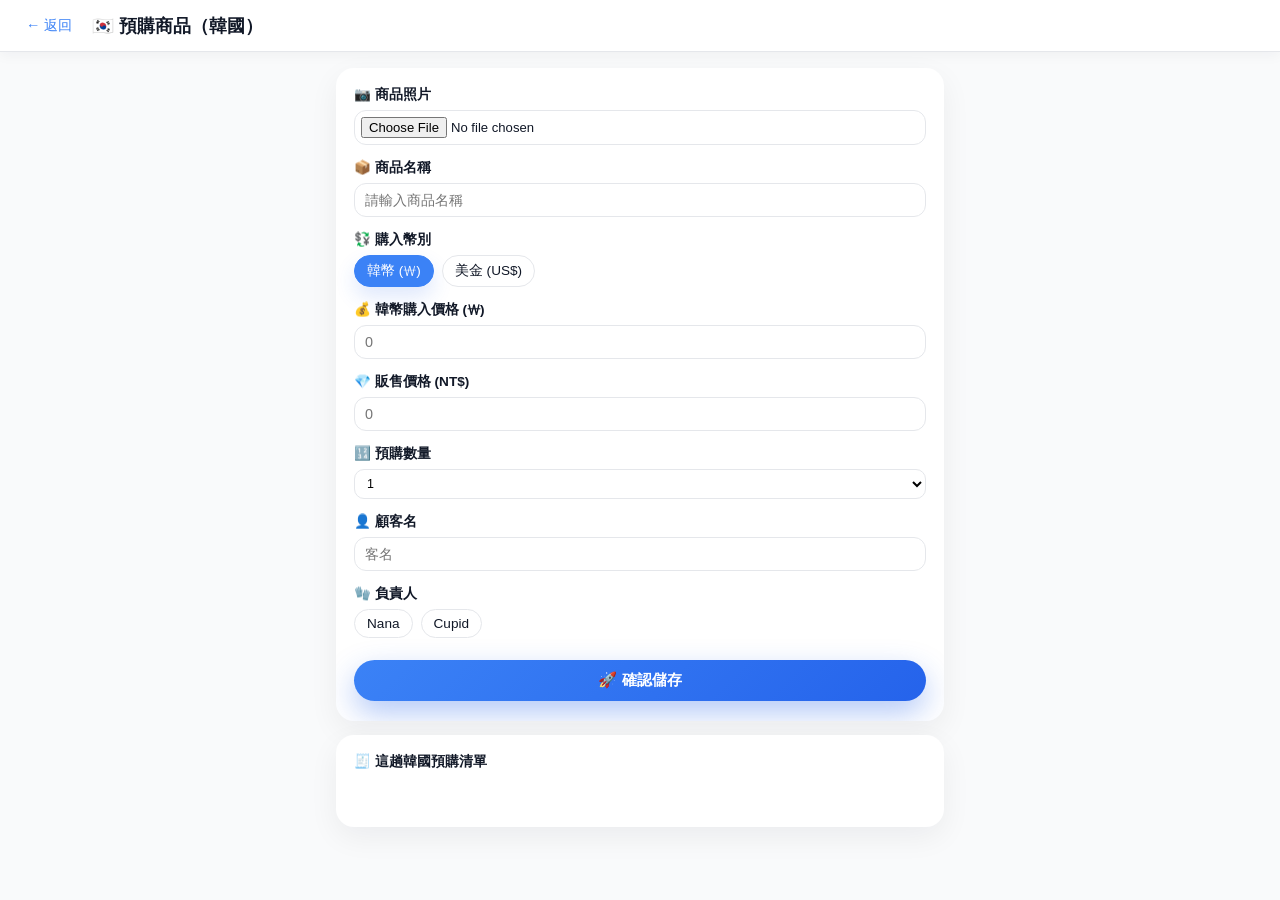
<file: preorder-kr.html>
<!DOCTYPE html>
<html lang="zh-TW">
<head>
  <meta charset="UTF-8">
  <meta name="viewport"
        content="width=device-width, initial-scale=1.0, maximum-scale=1.0, user-scalable=no">
  <title>預購商品（韓國）</title>
  <link rel="stylesheet" href="styles.css">
  <style>
    .order-list { display:flex; flex-direction:column; gap:10px; }
    .empty-state { margin-top:6px; font-size:0.8rem; color:var(--text-sub); text-align:center; }
    .field-input, .field-select{
      width:100%;
      font-size:0.78rem;
      padding:6px 8px;
      border-radius:10px;
      border:1px solid var(--soft-border);
      background:#fff;
    }
    .field-input:focus, .field-select:focus{
      outline:none;
      border-color:var(--primary);
      box-shadow:0 0 0 1px rgba(59,130,246,0.15);
      background:#f9fafb;
    }
  </style>
</head>
<body>

  <div class="header-bar">
    <button class="back-btn" type="button" onclick="window.history.back()">← 返回</button>
    <h2>🇰🇷 預購商品（韓國）</h2>
  </div>

  <main class="page-body">
    <div class="card">
      <div class="form-group">
        <label>📷 商品照片</label>
        <input type="file" id="pImg" accept="image/*">
      </div>

      <div class="form-group">
        <label for="pName">📦 商品名稱</label>
        <input type="text" id="pName" placeholder="請輸入商品名稱">
      </div>

      <div class="form-group">
        <label>💱 購入幣別</label>
        <div class="btn-group">
          <button type="button" class="btn-opt active" onclick="setCurrency('KRW', this)">韓幣 (₩)</button>
          <button type="button" class="btn-opt" onclick="setCurrency('USD', this)">美金 (US$)</button>
        </div>
        <input type="hidden" id="pCurrency" value="KRW">
      </div>

      <div class="form-group" id="priceKRWGroup">
        <label for="pPriceKRW">💰 韓幣購入價格 (₩)</label>
        <input type="number" id="pPriceKRW" placeholder="0" min="0">
      </div>

      <div class="form-group" id="priceUSDGroup" style="display:none;">
        <label for="pPriceUSD">💵 美金購入價格 (US$)</label>
        <input type="number" id="pPriceUSD" placeholder="0" min="0" step="0.01">
      </div>

      <div class="form-group">
        <label for="pPriceSell">💎 販售價格 (NT$)</label>
        <input type="number" id="pPriceSell" placeholder="0" min="0">
      </div>

      <div class="form-group">
        <label for="pQty">🔢 預購數量</label>
        <select id="pQty" class="field-select">
          <option value="1" selected>1</option>
          <option value="2">2</option><option value="3">3</option><option value="4">4</option><option value="5">5</option>
          <option value="6">6</option><option value="7">7</option><option value="8">8</option><option value="9">9</option><option value="10">10</option>
        </select>
      </div>

      <div class="form-group">
        <label for="pCustomer">👤 顧客名</label>
        <input type="text" id="pCustomer" placeholder="客名">
      </div>

      <div class="form-group">
        <label>🧤 負責人</label>
        <div class="btn-group" id="buyerGroup">
          <button type="button" class="btn-opt" onclick="setBuyer('Nana', this)">Nana</button>
          <button type="button" class="btn-opt" onclick="setBuyer('Cupid', this)">Cupid</button>
        </div>
        <input type="hidden" id="pBuyer">
      </div>

      <button class="submit-btn" type="button" onclick="saveData()">🚀 確認儲存</button>
    </div>

    <div class="card" style="margin-top:14px;">
      <div class="form-group" style="margin-bottom:8px;">
        <label>🧾 這趟韓國預購清單</label>
      </div>
      <div id="krPreorderList" class="order-list"></div>
      <div id="krEmptyState" class="empty-state" style="display:none;">
        目前尚未新增任何韓國預購商品。
      </div>
    </div>
  </main>

<script type="module">
import { ensurePinOrRedirect } from "./pin.js";
import { listOrders, createOrder, updateOrder, deleteOrder, readImageAsBase64 } from "./orders-api.js";
ensurePinOrRedirect();

function currencySymbol(currency) {
  if (currency === "USD") return "US$";
  if (currency === "KRW") return "₩";
  return currency || "";
}

function safeText(s) {
  return String(s ?? "")
    .replaceAll("&", "&amp;")
    .replaceAll("<", "&lt;")
    .replaceAll(">", "&gt;")
    .replaceAll('"', "&quot;")
    .replaceAll("'", "&#039;");
}

function setCurrency(type, btnEl) {
  document.getElementById("pCurrency").value = type;

  const group = btnEl.parentElement;
  group.querySelectorAll(".btn-opt").forEach(b => b.classList.remove("active"));
  btnEl.classList.add("active");

  const krw = document.getElementById("priceKRWGroup");
  const usd = document.getElementById("priceUSDGroup");

  if (type === "KRW") {
    krw.style.display = "block";
    usd.style.display = "none";
    document.getElementById("pPriceUSD").value = "";
  } else {
    krw.style.display = "none";
    usd.style.display = "block";
    document.getElementById("pPriceKRW").value = "";
  }
}

function setBuyer(name, btnEl) {
  document.getElementById("pBuyer").value = name;
  const group = document.getElementById("buyerGroup");
  group.querySelectorAll(".btn-opt").forEach(b => b.classList.remove("active"));
  btnEl.classList.add("active");
}

async function saveData() {
  try {
    const fileInput = document.getElementById("pImg");
    let imageBase64 = null;
    if (fileInput?.files?.length) {
      imageBase64 = await readImageAsBase64(fileInput.files[0]);
    }

    const currency = document.getElementById("pCurrency").value;
    const name = document.getElementById("pName").value.trim();
    const customer = document.getElementById("pCustomer").value.trim();
    const buyer = document.getElementById("pBuyer").value;
    const qty = parseInt(document.getElementById("pQty").value || "1", 10);
    const sellPrice = Number(document.getElementById("pPriceSell").value || 0);
    const priceKRW = Number(document.getElementById("pPriceKRW").value || 0);
    const priceUSD = Number(document.getElementById("pPriceUSD").value || 0);

    if (!name) return alert("請輸入商品名稱");
    if (!buyer) return alert("請選擇負責人");
    if (currency === "KRW" && !priceKRW) return alert("請輸入韓幣購入價格");
    if (currency === "USD" && !priceUSD) return alert("請輸入美金購入價格");

    const cost = currency === "KRW" ? priceKRW : priceUSD;

    await createOrder({
      type: "preorder",
      country: "KR",
      name,
      qty: Number.isFinite(qty) && qty > 0 ? qty : 1,
      customer,
      buyer,
      currency,
      cost,
      sellPrice: sellPrice || null,
      isBought: false,
      image: imageBase64,
      extra: { isBought: false }
    });

    renderKRPreorders();

    document.getElementById("pName").value = "";
    document.getElementById("pCustomer").value = "";
    document.getElementById("pQty").value = "1";
    document.getElementById("pPriceSell").value = "";
    document.getElementById("pImg").value = "";
    if (currency === "KRW") document.getElementById("pPriceKRW").value = "";
    if (currency === "USD") document.getElementById("pPriceUSD").value = "";

    document.getElementById("pBuyer").value = "";
    document.querySelectorAll("#buyerGroup .btn-opt").forEach(b => b.classList.remove("active"));

    alert("已儲存");
  } catch (e) {
    console.error(e);
    alert("儲存失敗：" + (e?.message || e));
  }
}

async function updateTop(id, field, rawValue, valueType = "string") {
  let v = rawValue;
  if (valueType === "number") {
    v = rawValue === "" ? null : Number(rawValue);
    if (Number.isNaN(v)) v = null;
  } else if (valueType === "int") {
    v = rawValue === "" ? null : parseInt(rawValue, 10);
    if (Number.isNaN(v)) v = null;
  } else {
    v = String(rawValue ?? "").trim();
  }
  const patch = {};
  patch[field] = v;
  await updateOrder(id, patch, null);
}

async function updateExtra(id, extraPatch) {
  await updateOrder(id, {}, extraPatch);
}

async function toggleBought(id, checked) {
  await updateExtra(id, { isBought: !!checked });
  renderKRPreorders();
}

async function updateOrderImage(id, fileInputEl) {
  if (!fileInputEl.files || fileInputEl.files.length === 0) return;
  const img = await readImageAsBase64(fileInputEl.files[0]);
  await updateExtra(id, { imageBase64: img });
  renderKRPreorders();
}

function toggleDetail(id) {
  const el = document.getElementById("detail-" + id);
  if (!el) return;
  el.style.display = el.style.display === "none" ? "block" : "none";
}

async function deleteOne(id) {
  const ok = confirm("確定要刪除這筆資料嗎？");
  if (!ok) return;
  await deleteOrder(id);
  renderKRPreorders();
}

async function renderKRPreorders() {
  const container = document.getElementById("krPreorderList");
  const emptyState = document.getElementById("krEmptyState");
  if (!container) return;

  container.innerHTML = "";

  const all = await listOrders();
  const list = all
    .filter(o => o.type === "preorder" && o.country === "KR")
    .sort((a, b) => (a.created_at < b.created_at ? 1 : -1));

  if (list.length === 0) {
    if (emptyState) emptyState.style.display = "block";
    return;
  } else {
    if (emptyState) emptyState.style.display = "none";
  }

  const grouped = {};
  for (const o of list) {
    const key = o.customer ? String(o.customer).trim() : "未填顧客";
    if (!grouped[key]) grouped[key] = [];
    grouped[key].push(o);
  }

  Object.keys(grouped).forEach(customerName => {
    const groupWrap = document.createElement("div");
    groupWrap.style.border = "1px solid var(--soft-border)";
    groupWrap.style.borderRadius = "18px";
    groupWrap.style.background = "#fff";
    groupWrap.style.boxShadow = "var(--shadow-soft)";
    groupWrap.style.overflow = "hidden";

    const header = document.createElement("div");
    header.style.display = "flex";
    header.style.alignItems = "center";
    header.style.gap = "10px";
    header.style.padding = "14px 16px";
    header.style.borderBottom = "1px solid var(--soft-border)";
    header.innerHTML = `
      <div style="font-size:22px; line-height:1;">👤</div>
      <div style="font-weight:800; font-size:1.05rem;">${safeText(customerName)}</div>
    `;
    groupWrap.appendChild(header);

    grouped[customerName].forEach((order, i) => {
      const isBought = !!(order.extra?.isBought);
      const sym = currencySymbol(order.currency);

      const row = document.createElement("div");
      row.style.padding = "14px 16px";
      row.style.borderBottom = i === grouped[customerName].length - 1 ? "none" : "1px solid var(--soft-border)";
      row.style.background = isBought ? "#ecfdf3" : "#ffffff";

      row.innerHTML = `
        <div style="display:flex; align-items:center; justify-content:space-between; gap:12px;">
          <div style="display:flex; gap:12px; align-items:center; min-width:0;">
            ${order.image ? `<img src="${order.image}" alt="img" style="width:44px;height:44px;border-radius:10px;object-fit:cover;flex:0 0 auto;">` : ""}
            <div style="min-width:0;">
              <div style="font-size:1.25rem; font-weight:800; line-height:1.15; white-space:nowrap; overflow:hidden; text-overflow:ellipsis;">
                ${safeText(order.name)}
              </div>
              <div style="margin-top:4px; color:var(--text-sub); font-size:0.9rem;">
                成本 ${safeText(order.cost ?? 0)} ${safeText(sym)} ｜ 售價 ${safeText(order.sellPrice ?? 0)} NT$
              </div>
            </div>
          </div>

          <div style="display:flex; align-items:center; gap:10px; flex:0 0 auto;">
            <label style="display:flex; align-items:center; gap:6px; font-size:0.95rem; color:${isBought ? "#16a34a" : "var(--text-sub)"};">
              <input type="checkbox" ${isBought ? "checked" : ""} onchange="toggleBought('${order.id}', this.checked)">
              ${isBought ? "已買" : "未買"}
            </label>

            <button type="button" onclick="toggleDetail('${order.id}')"
              style="border:1px solid var(--soft-border); background:#fff; border-radius:8px; padding:6px 8px; cursor:pointer;">✏</button>

            <button type="button" onclick="deleteOne('${order.id}')"
              style="border:1px solid var(--soft-border); background:#fff; border-radius:8px; padding:6px 8px; cursor:pointer; color:#ef4444;">🗑</button>
          </div>
        </div>

        <div id="detail-${order.id}" style="display:none; margin-top:12px; padding-top:12px; border-top:1px dashed var(--soft-border);">
          <div style="display:grid; grid-template-columns: repeat(2, minmax(0,1fr)); gap:10px;">
            <div style="grid-column: 1 / -1;">
              <div style="font-size:0.78rem; color:var(--text-sub); margin-bottom:6px;">商品照片</div>
              <div style="display:flex; align-items:center; gap:10px;">
                ${order.image ? `<img src="${order.image}" alt="img" style="width:56px;height:56px;border-radius:12px;object-fit:cover;border:1px solid var(--soft-border);">` : ""}
                <input type="file" accept="image/*" onchange="updateOrderImage('${order.id}', this)">
              </div>
            </div>

            <div>
              <div style="font-size:0.78rem; color:var(--text-sub); margin-bottom:6px;">商品名</div>
              <input class="field-input" type="text" value="${safeText(order.name)}"
                oninput="updateTop('${order.id}','name',this.value,'string')">
            </div>

            <div>
              <div style="font-size:0.78rem; color:var(--text-sub); margin-bottom:6px;">顧客</div>
              <input class="field-input" type="text" value="${safeText(order.customer || '')}"
                oninput="updateTop('${order.id}','customer',this.value,'string')">
            </div>

            <div>
              <div style="font-size:0.78rem; color:var(--text-sub); margin-bottom:6px;">買手</div>
              <select class="field-select" onchange="updateTop('${order.id}','buyer',this.value,'string')">
                <option value="">未指定</option>
                <option value="Nana"  ${order.buyer === "Nana" ? "selected" : ""}>Nana</option>
                <option value="Cupid" ${order.buyer === "Cupid" ? "selected" : ""}>Cupid</option>
              </select>
            </div>

            <div>
              <div style="font-size:0.78rem; color:var(--text-sub); margin-bottom:6px;">數量</div>
              <select class="field-select" onchange="updateTop('${order.id}','qty',this.value,'int')">
                ${Array.from({length:10}, (_,k)=>k+1).map(n=>`
                  <option value="${n}" ${Number(order.qty||1)===n ? "selected":""}>${n}</option>
                `).join("")}
              </select>
            </div>

            <div>
              <div style="font-size:0.78rem; color:var(--text-sub); margin-bottom:6px;">幣別</div>
              <select class="field-select"
                onchange="updateTop('${order.id}','currency',this.value,'string').then(()=>renderKRPreorders());">
                <option value="KRW" ${order.currency === "KRW" ? "selected" : ""}>韓幣 (₩)</option>
                <option value="USD" ${order.currency === "USD" ? "selected" : ""}>美金 (US$)</option>
              </select>
            </div>

            <div>
              <div style="font-size:0.78rem; color:var(--text-sub); margin-bottom:6px;">成本</div>
              <input class="field-input" type="number" value="${safeText(order.cost ?? '')}"
                oninput="updateTop('${order.id}','cost',this.value,'number')">
            </div>

            <div>
              <div style="font-size:0.78rem; color:var(--text-sub); margin-bottom:6px;">售價 (NT$)</div>
              <input class="field-input" type="number" value="${safeText(order.sellPrice ?? '')}"
                oninput="updateTop('${order.id}','sellPrice',this.value,'number')">
            </div>
          </div>

          <div style="margin-top:10px; font-size:0.78rem; color:var(--text-sub);">
            ※ 修改會即時儲存（不用另外按儲存）
          </div>
        </div>
      `;

      groupWrap.appendChild(row);
    });

    container.appendChild(groupWrap);
  });
}

window.setCurrency = setCurrency;
window.setBuyer = setBuyer;
window.saveData = saveData;
window.renderKRPreorders = renderKRPreorders;
window.updateTop = updateTop;
window.updateExtra = updateExtra;
window.toggleBought = toggleBought;
window.updateOrderImage = updateOrderImage;
window.toggleDetail = toggleDetail;
window.deleteOne = deleteOne;

renderKRPreorders();
</script>

</body>
</html>
</file>
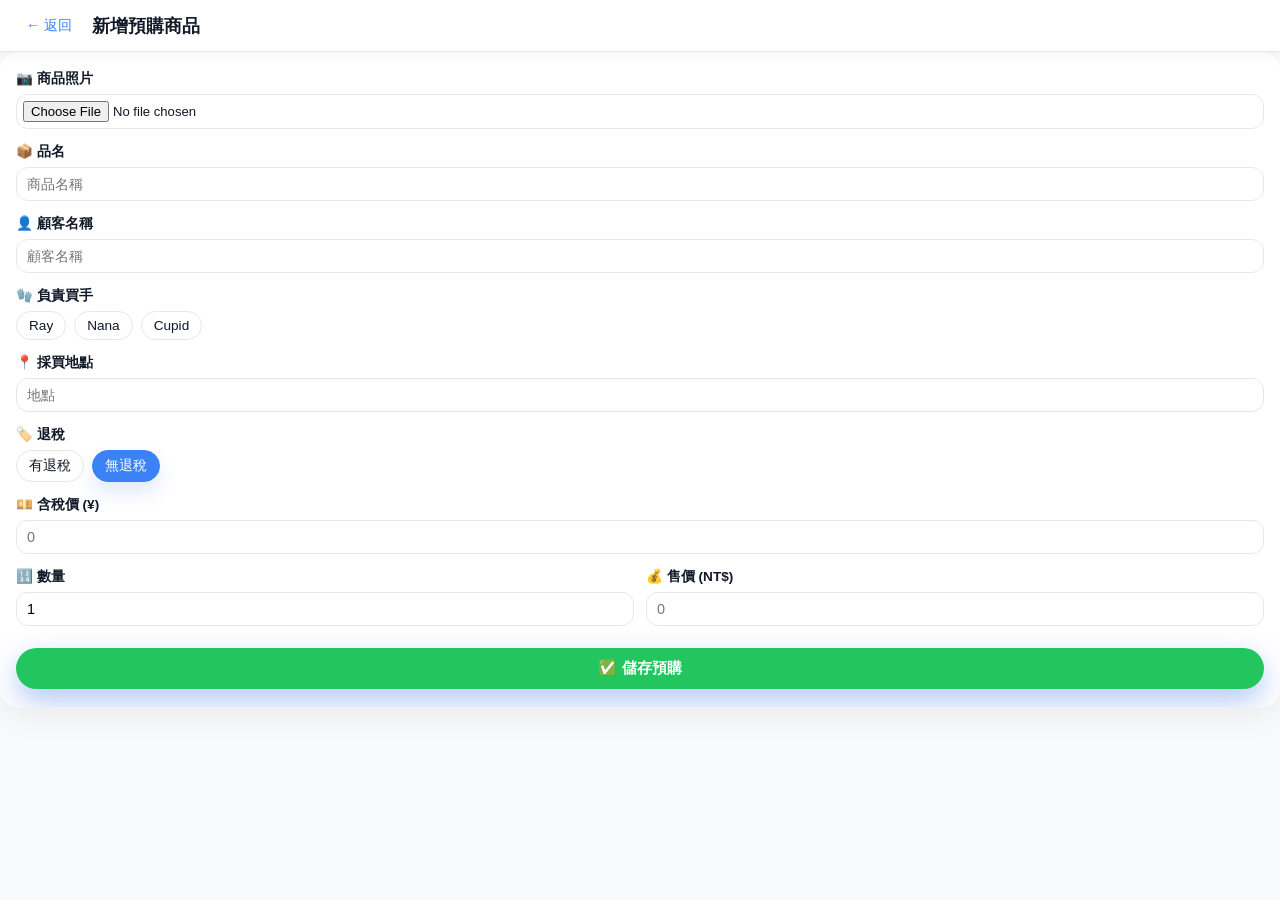
<file: preOrder.html>
<!DOCTYPE html>
<html lang="zh-TW">
<head>
  <meta charset="UTF-8">
  <meta name="viewport" content="width=device-width, initial-scale=1.0, maximum-scale=1.0, user-scalable=no">
  <title>新增預購商品</title>
  <link rel="stylesheet" href="styles.css">
</head>
<body>
  <div class="header-bar">
    <button class="back-btn" onclick="window.history.back()">← 返回</button>
    <h2>新增預購商品</h2>
  </div>

  <div class="card">
    <!-- 預購商品的新增表單 -->
    <div class="form-group">
      <label>📷 商品照片</label>
      <input type="file" id="preImg" accept="image/*">
    </div>
    <div class="form-group">
      <label>📦 品名</label>
      <input type="text" id="preName" placeholder="商品名稱">
    </div>
    <div class="form-group">
      <label>👤 顧客名稱</label>
      <input type="text" id="preCust" placeholder="顧客名稱">
    </div>

    <div class="form-group">
      <label>🧤 負責買手</label>
      <div class="btn-group" id="preBuyerGroup">
        <button class="btn-opt" onclick="setPreBuyer('Ray', this)">Ray</button>
        <button class="btn-opt" onclick="setPreBuyer('Nana', this)">Nana</button>
        <button class="btn-opt" onclick="setPreBuyer('Cupid', this)">Cupid</button>
      </div>
      <input type="hidden" id="preBuyer">

      <!-- 買手為Ray時顯示的卡片選擇 -->
      <div id="preRayCardOptions" style="display:none; background:var(--soft); padding:15px; border-radius:25px; margin-top:15px; border:1px solid var(--soft-border);">
        <label style="color:var(--primary);">💳 選擇卡片</label>
        <div style="display:flex; gap:8px; flex-wrap:wrap;">
          <button class="btn-opt" onclick="setPreRayCard('na爸卡', this)" style="padding:10px">na爸卡</button>
          <button class="btn-opt" onclick="setPreRayCard('ray卡', this)" style="padding:10px">ray卡</button>
          <button class="btn-opt" onclick="setPreRayCard('qp卡', this)" style="padding:10px">qp卡</button>
        </div>
        <input type="hidden" id="preRayCard">
      </div>
    </div>

    <div class="form-group">
      <label>📍 採買地點</label>
      <input type="text" id="preLoc" placeholder="地點">
    </div>

    <div class="form-group">
      <label>🏷️ 退稅</label>
      <div class="btn-group">
        <button id="taxBtnYes" class="btn-opt" onclick="togglePreTax(true)">有退稅</button>
        <button id="taxBtnNo" class="btn-opt active" onclick="togglePreTax(false)">無退稅</button>
      </div>
      <input type="hidden" id="preIsTaxFree" value="false">
    </div>

    <div style="display:flex; gap:12px;">
      <div class="form-group" style="flex:1.5">
        <label>💴 含稅價 (¥)</label>
        <input type="number" id="preTaxPrice" placeholder="0">
      </div>
      <div class="form-group" id="taxRateGroup" style="flex:1; display:none;">
        <label>％ 稅率</label>
        <input type="number" id="preTaxRate" value="10">
      </div>
    </div>

    <div class="form-group" id="preTaxFreeGroup" style="display:none;">
      <label>💸 退稅價 (¥)</label>
      <input type="number" id="preTaxFreePrice" placeholder="0">
    </div>

    <div style="display:flex; gap:12px;">
      <div class="form-group" style="flex:1">
        <label>🔢 數量</label>
        <input type="number" id="preQty" value="1">
      </div>
      <div class="form-group" style="flex:1">
        <label>💰 售價 (NT$)</label>
        <input type="number" id="preSellPrice" placeholder="0">
      </div>
    </div>

    <button class="submit-btn" style="background:var(--green);" onclick="savePreOrder()">✅ 儲存預購</button>
  </div>

  <div id="preOrderList"></div> <!-- 用於顯示預購商品清單 -->
</body>
</html>
</file>
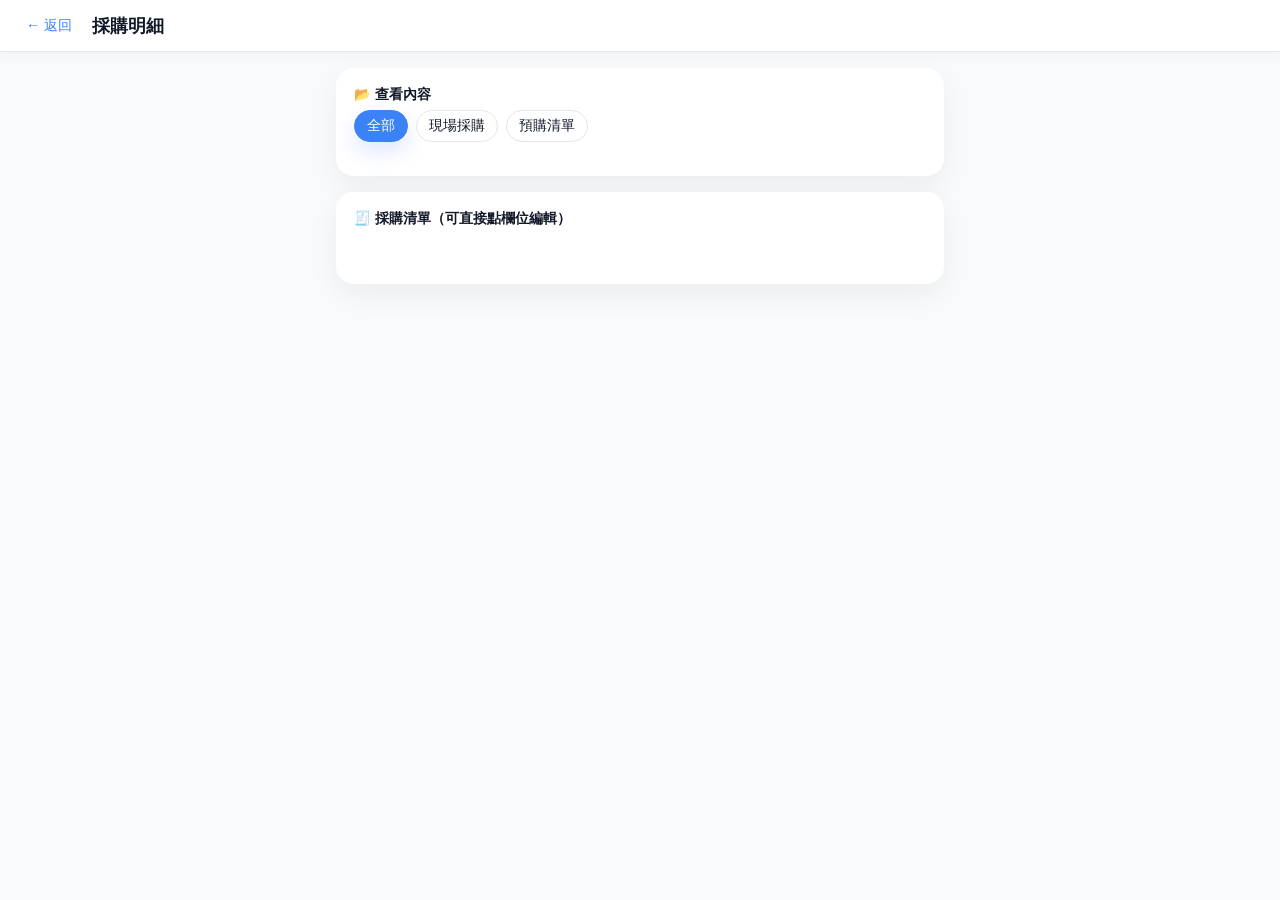
<file: purchase-list.html>
<!DOCTYPE html>
<html lang="zh-TW">
<head>
  <meta charset="UTF-8">
  <meta name="viewport"
        content="width=device-width, initial-scale=1.0, maximum-scale=1.0, user-scalable=no">
  <title>採購明細</title>
  <link rel="stylesheet" href="styles.css">
  <style>
    .filter-card { margin-bottom: 16px; }
    .order-list { display: flex; flex-direction: column; gap: 10px; }
    .order-card { border-radius: 16px; border: 1px solid var(--soft-border); padding: 10px 12px; background: #ffffff; display: flex; flex-direction: column; gap: 6px; }
    .order-card--bought { background: #ecfdf3; border-color: #bbf7d0; }
    .order-title-row { display: flex; justify-content: space-between; align-items: center; gap: 10px; margin-bottom: 4px; }
    .title-left { display: flex; align-items: center; gap: 10px; min-width: 0; flex: 1; }
    .thumb { width: 44px; height: 44px; border-radius: 10px; object-fit: cover; border: 1px solid var(--soft-border); background: #fff; flex: 0 0 auto; }
    .order-name-input { width: 100%; font-size: 0.95rem; font-weight: 600; border: none; background: transparent; padding: 2px 4px; border-radius: 8px; min-width: 0; }
    .order-name-input:focus { outline: 1px solid var(--primary); background: #eff6ff; }
    .order-type-badges { display: flex; gap: 6px; align-items: center; flex-wrap: wrap; justify-content: flex-end; flex: 0 0 auto; }
    .badge { padding: 2px 8px; border-radius: 999px; font-size: 0.7rem; font-weight: 600; letter-spacing: 0.03em; text-transform: uppercase; }
    .badge--onsite { background: #dbeafe; color: #1d4ed8; }
    .badge--preorder { background: #dcfce7; color: #15803d; }
    .badge--country { background: #f3f4f6; color: #4b5563; }
    .badge--bought { background: #dcfce7; color: #166534; }
    .badge--notbought { background: #f3f4f6; color: #6b7280; }
    .order-fields { display: grid; grid-template-columns: repeat(2, minmax(0, 1fr)); gap: 6px 10px; font-size: 0.8rem; }
    .field { display: flex; flex-direction: column; gap: 2px; }
    .field-label { color: var(--text-sub); font-size: 0.74rem; }
    .field-input, .field-select { width: 100%; font-size: 0.8rem; padding: 4px 6px; border-radius: 8px; border: 1px solid var(--soft-border); background: #ffffff; }
    .field-input:focus, .field-select:focus { outline: none; border-color: var(--primary); box-shadow: 0 0 0 1px rgba(59,130,246,0.15); background: #f9fafb; }
    .field-input[readonly] { background: #f9fafb; color: var(--text-sub); }
    @media (min-width: 700px) { .order-fields { grid-template-columns: repeat(4, minmax(0, 1fr)); } }
    .order-actions { display: flex; justify-content: space-between; align-items: center; gap: 10px; margin-top: 4px; flex-wrap: wrap; }
    .toggle-bought { display: inline-flex; align-items: center; gap: 6px; font-size: 0.8rem; color: var(--text-sub); user-select: none; }
    .toggle-bought input { width: 16px; height: 16px; cursor: pointer; }
    .order-action-btn { border-radius: 999px; border: 1px solid var(--soft-border); background: #ffffff; padding: 4px 10px; font-size: 0.78rem; cursor: pointer; color: var(--text-main); display: inline-flex; align-items: center; gap: 4px; }
    .order-action-btn:hover { background: var(--soft); }
    .order-action-btn--danger { border-color: #fecaca; color: #b91c1c; }
    .order-action-btn--danger:hover { background: #fee2e2; }
    .empty-state { margin-top: 12px; font-size: 0.85rem; color: var(--text-sub); text-align: center; }
  </style>
</head>
<body>
  <div class="header-bar">
    <button class="back-btn" type="button" onclick="window.history.back()">← 返回</button>
    <h2>採購明細</h2>
  </div>

  <main class="page-body">
    <div class="card filter-card">
      <div class="form-group">
        <label>📂 查看內容</label>
        <div class="btn-group" id="filterGroup">
          <button type="button" class="btn-opt active" onclick="setFilter('all', this)">全部</button>
          <button type="button" class="btn-opt" onclick="setFilter('onsite', this)">現場採購</button>
          <button type="button" class="btn-opt" onclick="setFilter('preorder', this)">預購清單</button>
        </div>
      </div>
    </div>

    <div class="card">
      <div class="form-group" style="margin-bottom: 10px;">
        <label>🧾 採購清單（可直接點欄位編輯）</label>
      </div>

      <div id="orderList" class="order-list"></div>
      <div id="emptyState" class="empty-state" style="display:none;">
        目前沒有符合條件的資料。
      </div>
    </div>
  </main>

<script type="module">
import { ensurePinOrRedirect } from "./pin.js";
import { listOrders, updateOrder, deleteOrder } from "./orders-api.js";
ensurePinOrRedirect();

let currentFilter = "all";
let orders = [];

function setFilter(type, btnEl) {
  currentFilter = type;
  const group = document.getElementById('filterGroup');
  group.querySelectorAll('.btn-opt').forEach(btn => btn.classList.remove('active'));
  btnEl.classList.add('active');
  renderList();
}

async function refreshOrders() {
  orders = await listOrders();
}

async function updateTop(id, field, rawValue, valueType = 'string') {
  let value = rawValue;

  if (valueType === 'number') {
    if (rawValue === '') value = null;
    else {
      value = Number(rawValue);
      if (Number.isNaN(value)) value = null;
    }
  } else if (valueType === 'int') {
    if (rawValue === '') value = null;
    else {
      value = parseInt(rawValue, 10);
      if (Number.isNaN(value)) value = null;
    }
  } else {
    value = String(rawValue ?? '').trim();
  }

  const patch = {};
  if (field === "sellPrice") patch["sellPrice"] = value;
  else patch[field] = value;

  await updateOrder(id, patch, null);

  if (field === 'buyer') await renderList();
}

async function updateExtra(id, extraPatch) {
  await updateOrder(id, {}, extraPatch);
}

async function toggleBought(id, checked) {
  await updateExtra(id, { isBought: !!checked });
  await renderList();
}

async function deleteOne(id) {
  const ok = confirm('確定要刪除這筆資料嗎？此動作無法復原。');
  if (!ok) return;
  await deleteOrder(id);
  await renderList();
}

function safeText(s) {
  return String(s ?? "")
    .replaceAll("&", "&amp;")
    .replaceAll("<", "&lt;")
    .replaceAll(">", "&gt;")
    .replaceAll('"', "&quot;")
    .replaceAll("'", "&#039;");
}

async function renderList() {
  await refreshOrders();

  const container = document.getElementById('orderList');
  const emptyState = document.getElementById('emptyState');
  container.innerHTML = '';

  const filtered = orders.filter(o => {
    if (currentFilter === 'onsite') return o.type === 'onsite';
    if (currentFilter === 'preorder') return o.type === 'preorder';
    return true;
  });

  if (filtered.length === 0) {
    emptyState.style.display = 'block';
    return;
  } else {
    emptyState.style.display = 'none';
  }

  filtered.forEach(order => {
    const div = document.createElement('div');

    const isPreorder = order.type === 'preorder';
    const isBought = !!(order.extra?.isBought);

    div.className = 'order-card' + (isPreorder && isBought ? ' order-card--bought' : '');

    const typeLabel = order.type === 'onsite' ? '現場採購' : '預購';
    const typeBadgeClass = order.type === 'onsite' ? 'badge--onsite' : 'badge--preorder';

    const mainCost = order.cost != null ? order.cost : '';
    const sellPrice = order.sellPrice != null ? order.sellPrice : '';

    const isJP = order.country === 'JP';
    const buyer = order.buyer || '';

    let buyerOptionsHtml = '';
    if (isJP) {
      buyerOptionsHtml = `
        <option value="">未指定</option>
        <option value="Ray" ${buyer === 'Ray' ? 'selected' : ''}>Ray</option>
        <option value="Nana" ${buyer === 'Nana' ? 'selected' : ''}>Nana</option>
        <option value="Cupid" ${buyer === 'Cupid' ? 'selected' : ''}>Cupid</option>
      `;
    } else {
      buyerOptionsHtml = `
        <option value="">未指定</option>
        <option value="Nana" ${buyer === 'Nana' ? 'selected' : ''}>Nana</option>
        <option value="Cupid" ${buyer === 'Cupid' ? 'selected' : ''}>Cupid</option>
      `;
    }

    const buyerSelectHtml = `
      <div class="field">
        <span class="field-label">買手</span>
        <select class="field-select" onchange="updateTop('${order.id}', 'buyer', this.value, 'string')">
          ${buyerOptionsHtml}
        </select>
      </div>
    `;

    let cardFieldHtml = '';
    if (isJP) {
      const rayCard = (order.extra && order.extra.rayCard) ? order.extra.rayCard : '';
      const displayStyle = buyer === 'Ray' ? '' : 'style="display:none;"';

      cardFieldHtml = `
        <div class="field" ${displayStyle}>
          <span class="field-label">Ray 信用卡</span>
          <select class="field-select" onchange="updateExtra('${order.id}', { rayCard: this.value })">
            <option value="">未指定</option>
            <option value="na爸卡" ${rayCard === 'na爸卡' ? 'selected' : ''}>na爸卡</option>
            <option value="ray卡" ${rayCard === 'ray卡' ? 'selected' : ''}>ray卡</option>
            <option value="qp卡" ${rayCard === 'qp卡' ? 'selected' : ''}>qp卡</option>
          </select>
        </div>
      `;
    }

    const boughtBadgeHtml = isPreorder ? `
      <span class="badge ${isBought ? 'badge--bought' : 'badge--notbought'}">
        ${isBought ? '已買' : '未買'}
      </span>
    ` : '';

    const boughtToggleHtml = isPreorder ? `
      <label class="toggle-bought" style="color:${isBought ? '#166534' : 'var(--text-sub)'};">
        <input type="checkbox" ${isBought ? 'checked' : ''} onchange="toggleBought('${order.id}', this.checked)">
        <span>${isBought ? '已標記為已買' : '點一下標記為已買'}</span>
      </label>
    ` : `<div></div>`;

    const thumbHtml = order.image ? `<img class="thumb" src="${order.image}" alt="商品照片">` : '';

    // KR 第二成本（若有）
    const cost2 = order.extra?.cost2;
    const currency2 = order.extra?.currency2;
    const cost2Text = (cost2 != null && currency2) ? `${cost2} ${currency2}` : "";

    div.innerHTML = `
      <div class="order-title-row">
        <div class="title-left">
          ${thumbHtml}
          <input class="order-name-input"
            value="${safeText(order.name || '')}"
            placeholder="商品名稱"
            oninput="updateTop('${order.id}', 'name', this.value, 'string')"
          />
        </div>

        <div class="order-type-badges">
          <span class="badge ${typeBadgeClass}">${typeLabel}</span>
          ${boughtBadgeHtml}
          <span class="badge badge--country">${safeText(order.country || '-')}</span>
        </div>
      </div>

      <div class="order-fields">
        <div class="field">
          <span class="field-label">數量</span>
          <input class="field-input" type="number" min="0"
            value="${order.qty != null ? order.qty : ''}"
            oninput="updateTop('${order.id}', 'qty', this.value, 'int')"
          />
        </div>

        ${buyerSelectHtml}

        <div class="field">
          <span class="field-label">顧客</span>
          <input class="field-input" type="text"
            value="${safeText(order.customer || '')}"
            oninput="updateTop('${order.id}', 'customer', this.value, 'string')"
          />
        </div>

        <div class="field">
          <span class="field-label">地點</span>
          <input class="field-input" type="text"
            value="${safeText(order.loc || '')}"
            oninput="updateExtra('${order.id}', { loc: this.value })"
          />
        </div>

        <div class="field">
          <span class="field-label">成本 (${safeText(order.currency || '-')})</span>
          <input class="field-input" type="number"
            value="${safeText(mainCost)}"
            oninput="updateTop('${order.id}', 'cost', this.value, 'number')"
          />
        </div>

        <div class="field">
          <span class="field-label">售價 (NT$)</span>
          <input class="field-input" type="number"
            value="${safeText(sellPrice)}"
            oninput="updateTop('${order.id}', 'sellPrice', this.value, 'number')"
          />
        </div>

        ${cost2Text ? `
          <div class="field">
            <span class="field-label">第二成本</span>
            <input class="field-input" type="text" value="${safeText(cost2Text)}" readonly />
          </div>
        ` : ''}

        ${cardFieldHtml}
      </div>

      <div class="order-actions">
        ${boughtToggleHtml}
        <button class="order-action-btn order-action-btn--danger" onclick="deleteOne('${order.id}')">
          🗑 <span>刪除</span>
        </button>
      </div>
    `;

    container.appendChild(div);
  });
}

window.setFilter = setFilter;
window.updateTop = updateTop;
window.updateExtra = updateExtra;
window.toggleBought = toggleBought;
window.deleteOne = deleteOne;

renderList();
</script>
</body>
</html>
</file>
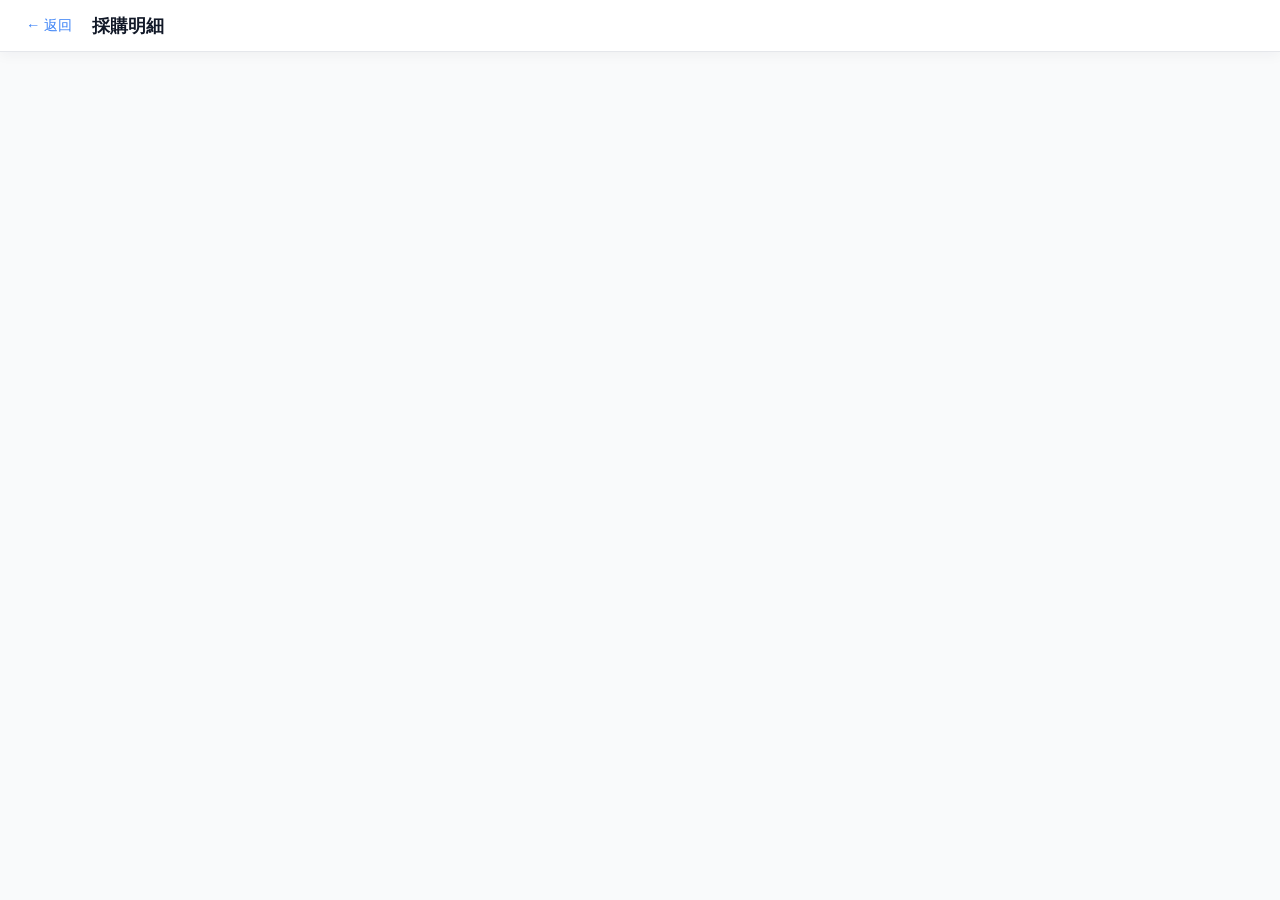
<file: purchaseDetails.html>
<!DOCTYPE html>
<html lang="zh-TW">
<head>
  <meta charset="UTF-8">
  <meta name="viewport" content="width=device-width, initial-scale=1.0, maximum-scale=1.0, user-scalable=no">
  <title>採購明細</title>
  <link rel="stylesheet" href="styles.css">
</head>
<body>
  <div class="header-bar">
    <button class="back-btn" onclick="window.history.back()">← 返回</button>
    <h2>採購明細</h2>
  </div>

  <div id="allList"></div> <!-- 顯示採購明細 -->
</body>
</html>
</file>
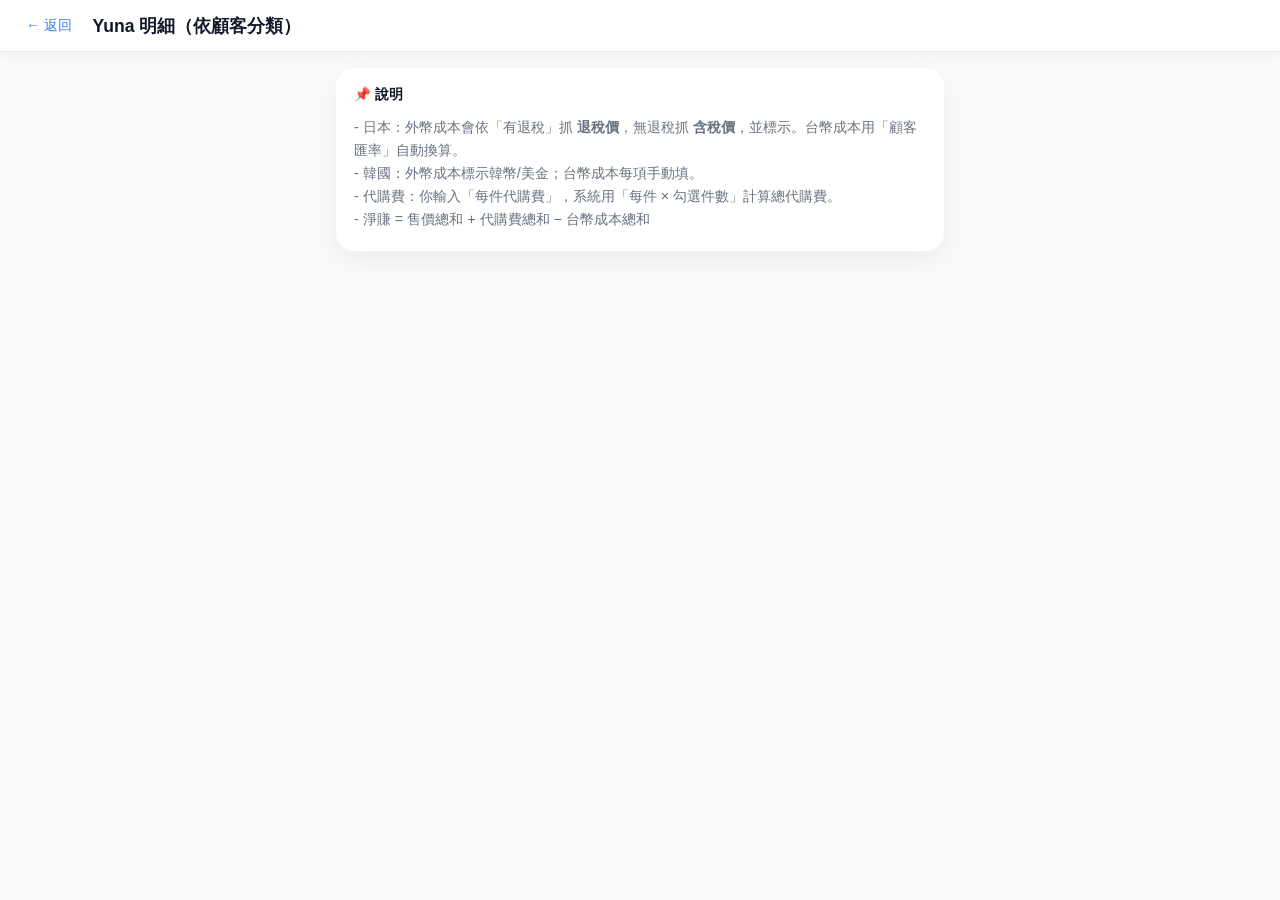
<file: yuna-report.html>
<!DOCTYPE html>
<html lang="zh-TW">
<head>
  <meta charset="UTF-8" />
  <meta name="viewport" content="width=device-width, initial-scale=1.0, maximum-scale=1.0, user-scalable=no" />
  <title>Yuna 明細</title>
  <link rel="stylesheet" href="styles.css" />
  <style>
    .wrap { max-width: 1100px; margin: 0 auto; }
    .section-title { font-weight: 800; }

    .group-card{
      border: 1px solid var(--soft-border);
      border-radius: 18px;
      background: #fff;
      box-shadow: var(--shadow-soft);
      overflow: hidden;
      margin-bottom: 14px;
    }

    .group-header{
      padding: 14px 16px;
      display:flex;
      align-items:center;
      justify-content:space-between;
      gap: 10px;
      border-bottom: 1px solid var(--soft-border);
      cursor: pointer;
      user-select: none;
    }
    .group-header-left{
      display:flex;
      align-items:center;
      gap: 10px;
      min-width: 0;
    }
    .group-header .name{
      font-weight: 900;
      font-size: 1.05rem;
      white-space: nowrap;
      overflow: hidden;
      text-overflow: ellipsis;
    }
    .group-header .meta{
      color: var(--text-sub);
      font-size: 0.85rem;
    }
    .caret{
      border: 1px solid var(--soft-border);
      background: #fff;
      border-radius: 10px;
      padding: 6px 10px;
      font-size: 0.85rem;
    }

    .group-body{ padding: 12px 16px 16px; display:block; }

    .controls-row{
      display:flex;
      gap: 10px;
      flex-wrap: wrap;
      margin-bottom: 12px;
      align-items: flex-end;
    }

    .ctrl{
      display:flex;
      flex-direction: column;
      gap: 6px;
      min-width: 200px;
    }
    .ctrl label{
      font-size: 0.78rem;
      color: var(--text-sub);
    }
    .ctrl input{
      width: 100%;
      font-size: 0.88rem;
      padding: 8px 10px;
      border-radius: 12px;
      border: 1px solid var(--soft-border);
      background: #fff;
    }
    .ctrl input:focus{
      outline: none;
      border-color: var(--primary);
      box-shadow: 0 0 0 1px rgba(59,130,246,0.15);
    }

    .items{
      display:flex;
      flex-direction: column;
      gap: 10px;
    }

    .item{
      border: 1px solid var(--soft-border);
      border-radius: 16px;
      padding: 12px 12px;
      background: #fff;
    }

    .item-top{
      display:flex;
      align-items:center;
      justify-content:space-between;
      gap: 12px;
    }
    .item-left{
      display:flex;
      align-items:center;
      gap: 10px;
      min-width: 0;
    }
    .thumb{
      width: 42px;
      height: 42px;
      border-radius: 10px;
      border: 1px solid var(--soft-border);
      object-fit: cover;
      flex: 0 0 auto;
      background: #fff;
    }
    .item-name{
      font-weight: 900;
      font-size: 1rem;
      line-height: 1.2;
      white-space: nowrap;
      overflow: hidden;
      text-overflow: ellipsis;
      max-width: 560px;
    }
    .badge{
      display:inline-flex;
      align-items:center;
      gap: 6px;
      padding: 3px 10px;
      border-radius: 999px;
      font-size: 0.74rem;
      font-weight: 700;
      background: #f3f4f6;
      color: #4b5563;
      border: 1px solid var(--soft-border);
      white-space: nowrap;
    }
    .badge--jp{ background:#fff7ed; color:#9a3412; border-color:#fed7aa; }
    .badge--kr{ background:#eef2ff; color:#3730a3; border-color:#c7d2fe; }
    .badge--tax{ background:#f0fdf4; color:#166534; border-color:#bbf7d0; }
    .badge--notax{ background:#f3f4f6; color:#6b7280; border-color: var(--soft-border); }

    .item-grid{
      margin-top: 10px;
      display:grid;
      grid-template-columns: repeat(2, minmax(0,1fr));
      gap: 10px;
    }
    @media (min-width: 880px){
      .item-grid{ grid-template-columns: repeat(5, minmax(0,1fr)); }
    }

    .field{
      display:flex;
      flex-direction: column;
      gap: 6px;
    }
    .field .label{
      font-size: 0.75rem;
      color: var(--text-sub);
    }
    .field .value, .field input{
      font-size: 0.9rem;
    }
    .field input{
      padding: 8px 10px;
      border-radius: 12px;
      border: 1px solid var(--soft-border);
      background: #fff;
    }
    .field input:focus{
      outline: none;
      border-color: var(--primary);
      box-shadow: 0 0 0 1px rgba(59,130,246,0.15);
    }

    .toggle{
      display:inline-flex;
      align-items:center;
      gap: 8px;
      user-select:none;
      font-size: 0.9rem;
      color: var(--text-sub);
      white-space: nowrap;
    }
    .toggle input{ width: 18px; height: 18px; cursor: pointer; }

    .summary{
      margin-top: 12px;
      border-top: 1px dashed var(--soft-border);
      padding-top: 12px;
      display:grid;
      grid-template-columns: repeat(2, minmax(0,1fr));
      gap: 10px 14px;
    }
    @media (min-width: 880px){
      .summary{ grid-template-columns: repeat(5, minmax(0,1fr)); }
    }
    .sum-box{
      border: 1px solid var(--soft-border);
      border-radius: 14px;
      padding: 10px 12px;
      background: #fff;
    }
    .sum-box .k{ font-size: 0.74rem; color: var(--text-sub); }
    .sum-box .v{ font-size: 1.05rem; font-weight: 900; margin-top: 6px; }
    .sum-box .v small{ font-weight: 700; color: var(--text-sub); }

    .profit{
      grid-column: 1 / -1;
      border-color: #bbf7d0;
      background: #ecfdf3;
    }

    .empty{
      text-align:center;
      color: var(--text-sub);
      margin-top: 14px;
      padding: 20px 0;
    }
  </style>
</head>
<body>
  <div class="header-bar">
    <button class="back-btn" type="button" onclick="window.history.back()">← 返回</button>
    <h2>Yuna 明細（依顧客分類）</h2>
  </div>

  <main class="page-body">
    <div class="wrap">
      <div class="card" style="margin-bottom:14px;">
        <div class="form-group" style="margin-bottom: 6px;">
          <label class="section-title">📌 說明</label>
        </div>
        <div style="color:var(--text-sub); font-size:0.9rem; line-height:1.6;">
          - 日本：外幣成本會依「有退稅」抓 <b>退稅價</b>，無退稅抓 <b>含稅價</b>，並標示。台幣成本用「顧客匯率」自動換算。<br>
          - 韓國：外幣成本標示韓幣/美金；台幣成本每項手動填。<br>
          - 代購費：你輸入「每件代購費」，系統用「每件 × 勾選件數」計算總代購費。<br>
          - 淨賺 = 售價總和 + 代購費總和 − 台幣成本總和
        </div>
      </div>

      <div id="groups"></div>
      <div id="empty" class="empty" style="display:none;">目前沒有可計算的資料（yunaOrders 內找不到預購/採購記錄）。</div>
    </div>
  </main>

  <script>
    const STORAGE_KEY = "yunaOrders";
    const SETTINGS_KEY = "yunaDetailSettings";
  
    import { ensurePinOrRedirect } from "./pin.js";
    import { listOrders } from "./orders-api.js";
    ensurePinOrRedirect();
    
    async function loadOrders() {
      return await listOrders();
    }
  
    // settings structure:
    // {
    //   customers: {
    //     "客名": { jpyRate: 0.22, feeTotalManual: 300, collapsed: false }
    //   },
    //   items: {
    //     "orderId": { chargeFee: true, krTwdCost: 1234 }
    //   }
    // }
    function loadSettings(){
      try { return JSON.parse(localStorage.getItem(SETTINGS_KEY) || "{}"); }
      catch(e){ return {}; }
    }
    function saveSettings(s){
      localStorage.setItem(SETTINGS_KEY, JSON.stringify(s));
    }
    function ensureSettingsShape(s){
      if (!s || typeof s !== "object") s = {};
      if (!s.customers || typeof s.customers !== "object") s.customers = {};
      if (!s.items || typeof s.items !== "object") s.items = {};
      return s;
    }
  
    function esc(s){
      return String(s ?? "")
        .replaceAll("&","&amp;")
        .replaceAll("<","&lt;")
        .replaceAll(">","&gt;")
        .replaceAll('"',"&quot;")
        .replaceAll("'","&#039;");
    }
  
    function toNum(x){
      const n = Number(x);
      return Number.isFinite(n) ? n : 0;
    }
    function fmt(n, digits=0){
      const num = Number(n);
      if (!Number.isFinite(num)) return "0";
      return num.toLocaleString("zh-TW", { maximumFractionDigits: digits, minimumFractionDigits: digits });
    }
  
    // ----- Foreign cost logic -----
    function getForeignCostInfo(order){
      const country = order.country;
  
      if (country === "JP") {
        const extra = order.extra || {};
        const isTaxFree = String(extra.isTaxFree) === "true" || extra.isTaxFree === true;
  
        if (isTaxFree) {
          const v = toNum(extra.taxFreePrice);
          return { amount: v, currency: "JPY", label: "退稅價", extraNote: "未稅(退稅後)" };
        }
  
        const v = toNum(order.cost);
        return { amount: v, currency: "JPY", label: "含稅價", extraNote: "含稅" };
      }
  
      if (country === "KR") {
        const c = String(order.currency || "KRW");
        const v = toNum(order.cost);
        const label = (c === "USD") ? "美金" : "韓幣";
        return { amount: v, currency: c, label, extraNote: "" };
      }
  
      return { amount: toNum(order.cost), currency: String(order.currency || "-"), label: "", extraNote: "" };
    }
  
    function groupByCustomer(orders){
      const grouped = {};
      for (const o of orders){
        const key = (o.customer && String(o.customer).trim()) ? String(o.customer).trim() : "未填顧客";
        if (!grouped[key]) grouped[key] = [];
        grouped[key].push(o);
      }
      return grouped;
    }
  
    // ----- Settings updates -----
    function setCustomerSetting(customer, key, value){
      const s = ensureSettingsShape(loadSettings());
      if (!s.customers[customer]) s.customers[customer] = {};
      s.customers[customer][key] = value;
      saveSettings(s);
    }
    function setItemSetting(orderId, key, value){
      const s = ensureSettingsShape(loadSettings());
      if (!s.items[orderId]) s.items[orderId] = {};
      s.items[orderId][key] = value;
      saveSettings(s);
    }
    function getCustomerSetting(customer, key, defaultVal){
      const s = ensureSettingsShape(loadSettings());
      return (s.customers[customer] && s.customers[customer][key] != null) ? s.customers[customer][key] : defaultVal;
    }
    function getItemSetting(orderId, key, defaultVal){
      const s = ensureSettingsShape(loadSettings());
      return (s.items[orderId] && s.items[orderId][key] != null) ? s.items[orderId][key] : defaultVal;
    }
  
    function toggleGroup(customer){
      const body = document.getElementById("body-" + customer);
      if (!body) return;
      const isHidden = body.style.display === "none";
      body.style.display = isHidden ? "block" : "none";
      setCustomerSetting(customer, "collapsed", !isHidden);
  
      const btn = document.getElementById("caret-" + customer);
      if (btn) btn.textContent = isHidden ? "收合" : "展開";
    }
  
    // ✅ 代購費改成「顧客手動總額」：feeTotalManual
    function calcCustomerTotals(customer, items){
      const foreignTotals = {};
      let twdTotal = 0;
      let sellTotal = 0;
  
      const jpyRate = toNum(getCustomerSetting(customer, "jpyRate", 0));
      const feeTotalManual = toNum(getCustomerSetting(customer, "feeTotalManual", 0));
  
      // 統計：品項數（你原本的開關仍保留）
      const totalItemCount = items.length;
      let feeItemCount = 0;
  
      for (const o of items){
        const qty = Math.max(1, toNum(o.qty || 1));
        const sell = toNum(o.sellPrice);
        sellTotal += (sell * qty);
  
        const f = getForeignCostInfo(o);
        const fLine = f.amount * qty;
        foreignTotals[f.currency] = (foreignTotals[f.currency] || 0) + fLine;
  
        if (o.country === "JP") {
          const twd = (jpyRate > 0) ? (f.amount * jpyRate * qty) : 0;
          twdTotal += twd;
        } else if (o.country === "KR") {
          const manual = toNum(getItemSetting(o.id, "krTwdCost", 0));
          twdTotal += (manual * qty);
        }
  
        const chargeFee = !!getItemSetting(o.id, "chargeFee", false);
        if (chargeFee) feeItemCount += 1;
      }
  
      const profit = sellTotal + feeTotalManual - twdTotal;
  
      return {
        foreignTotals,
        twdTotal,
        sellTotal,
        feeItemCount,
        totalItemCount,
        feeTotalManual,
        profit,
        jpyRate
      };
    }
  
    function foreignTotalsText(map){
      const parts = [];
      const keys = Object.keys(map);
      const order = ["JPY","KRW","USD"];
      const sorted = order.filter(k => keys.includes(k)).concat(keys.filter(k => !order.includes(k)));
      for (const cur of sorted){
        parts.push(`${fmt(map[cur], 0)} ${cur}`);
      }
      return parts.length ? parts.join(" / ") : "0";
    }
  
    // 防止輸入跳掉：oninput只存，onblur再render
    let activeCustomerForInput = null;
  
    function render(){
      const orders = loadOrders();
      const usable = orders.filter(o => (o && o.type === "preorder"));
  
      const root = document.getElementById("groups");
      const empty = document.getElementById("empty");
      root.innerHTML = "";
  
      if (usable.length === 0){
        empty.style.display = "block";
        return;
      }
      empty.style.display = "none";
  
      const grouped = groupByCustomer(usable);
      const customers = Object.keys(grouped).sort((a,b)=>a.localeCompare(b, "zh-Hant"));
  
      for (const customer of customers){
        const items = grouped[customer].slice().sort((a,b)=> (a.id < b.id ? 1 : -1));
        const collapsed = !!getCustomerSetting(customer, "collapsed", false);
  
        const hasJP = items.some(x => x.country === "JP");
        const totals = calcCustomerTotals(customer, items);
  
        const group = document.createElement("div");
        group.className = "group-card";
  
        const header = document.createElement("div");
        header.className = "group-header";
        header.onclick = () => toggleGroup(customer);
  
        header.innerHTML = `
          <div class="group-header-left">
            <div style="font-size:22px; line-height:1;">👤</div>
            <div style="min-width:0;">
              <div class="name">${esc(customer)}</div>
              <div class="meta">
                外幣：${esc(foreignTotalsText(totals.foreignTotals))}
                ｜台幣成本：NT$ ${esc(fmt(totals.twdTotal,0))}
                ｜售價：NT$ ${esc(fmt(totals.sellTotal,0))}
              </div>
            </div>
          </div>
          <button type="button" class="caret" id="caret-${customer}">${collapsed ? "展開" : "收合"}</button>
        `;
  
        const body = document.createElement("div");
        body.className = "group-body";
        body.id = "body-" + customer;
        body.style.display = collapsed ? "none" : "block";
  
        // controls
        const controls = document.createElement("div");
        controls.className = "controls-row";
  
        const rateCtrl = hasJP ? `
          <div class="ctrl">
            <label>💱 JPY → NT 匯率（1 JPY = ? NT）</label>
            <input
              type="number"
              step="0.0001"
              value="${esc(String(totals.jpyRate || ""))}"
              placeholder="例如 0.22"
              oninput="(function(v){ setCustomerSetting('${customer}','jpyRate', v); activeCustomerForInput='${customer}'; })(this.value)"
              onblur="render()"
              onkeydown="if(event.key==='Enter'){ this.blur(); }"
              onclick="event.stopPropagation(); activeCustomerForInput='${customer}';"
            />
          </div>
        ` : "";
  
        const feeManual = getCustomerSetting(customer, "feeTotalManual", "");
        const feeCtrl = `
          <div class="ctrl">
            <label>🧾 這位顧客「總代購費」（NT$）你手動輸入</label>
            <input
              type="number"
              step="1"
              inputmode="numeric"
              value="${esc(String(feeManual ?? ""))}"
              placeholder="例如 300"
              oninput="(function(v){ setCustomerSetting('${customer}','feeTotalManual', v); activeCustomerForInput='${customer}'; })(this.value)"
              onblur="render()"
              onkeydown="if(event.key==='Enter'){ this.blur(); }"
              onclick="event.stopPropagation(); activeCustomerForInput='${customer}';"
            />
          </div>
        `;
  
        controls.innerHTML = rateCtrl + feeCtrl;
  
        // items
        const list = document.createElement("div");
        list.className = "items";
  
        for (const o of items){
          const qty = Math.max(1, toNum(o.qty || 1));
          const sell = toNum(o.sellPrice);
  
          const f = getForeignCostInfo(o);
          const isJP = o.country === "JP";
          const isKR = o.country === "KR";
          const chargeFee = !!getItemSetting(o.id, "chargeFee", false);
  
          let twdLine = 0;
          let twdCellHtml = "";
  
          if (isJP){
            const rate = toNum(getCustomerSetting(customer, "jpyRate", 0));
            twdLine = (rate > 0) ? (f.amount * rate * qty) : 0;
            twdCellHtml = `
              <div class="field">
                <div class="label">台幣成本（自動換算）</div>
                <div class="value">NT$ ${esc(fmt(twdLine,0))}
                  <span style="color:var(--text-sub); font-size:0.78rem;">
                    （${esc(fmt(f.amount,0))}×${esc(fmt(rate,4))}×${esc(qty)}）
                  </span>
                </div>
              </div>
            `;
          } else if (isKR){
            const manual = getItemSetting(o.id, "krTwdCost", "");
            const manualNum = toNum(manual);
            twdLine = manualNum * qty;
            twdCellHtml = `
              <div class="field">
                <div class="label">台幣成本（每件）你填</div>
                <input
                  type="number"
                  step="1"
                  value="${esc(String(manual))}"
                  placeholder="每件 NT$"
                  oninput="(function(v){ setItemSetting('${o.id}','krTwdCost', v); })(this.value)"
                  onblur="render()"
                  onkeydown="if(event.key==='Enter'){ this.blur(); }"
                />
                <div style="margin-top:6px; color:var(--text-sub); font-size:0.78rem;">
                  小計：NT$ ${esc(fmt(twdLine,0))}（每件×數量）
                </div>
              </div>
            `;
          } else {
            twdCellHtml = `
              <div class="field">
                <div class="label">台幣成本</div>
                <div class="value" style="color:var(--text-sub);">（此國家/來源未定義）</div>
              </div>
            `;
          }
  
          const taxBadge = isJP
            ? `<span class="badge ${
                (String((o.extra||{}).isTaxFree)==="true" || (o.extra||{}).isTaxFree===true)
                  ? "badge--tax" : "badge--notax"
              }">${esc(f.label)}</span>`
            : "";
  
          const countryBadge = isJP
            ? `<span class="badge badge--jp">JP</span>`
            : (isKR ? `<span class="badge badge--kr">KR</span>` : `<span class="badge">${esc(o.country||"-")}</span>`);
  
          const thumb = o.image ? `<img class="thumb" src="${o.image}" alt="thumb">` : "";
  
          const item = document.createElement("div");
          item.className = "item";
  
          item.innerHTML = `
            <div class="item-top">
              <div class="item-left">
                ${thumb}
                <div style="min-width:0;">
                  <div class="item-name">${esc(o.name || "（未填品名）")}</div>
                  <div style="margin-top:6px; display:flex; gap:8px; flex-wrap:wrap;">
                    ${countryBadge}
                    ${taxBadge}
                    ${isKR ? `<span class="badge">${esc(f.label)}(${esc(f.currency)})</span>` : ""}
                  </div>
                </div>
              </div>
  
              <label class="toggle" onclick="event.stopPropagation();">
                <input type="checkbox" ${chargeFee ? "checked" : ""}
                  onchange="(function(ch){ setItemSetting('${o.id}','chargeFee', ch); render(); })(this.checked)">
                收代購費
              </label>
            </div>
  
            <div class="item-grid">
              <div class="field">
                <div class="label">數量</div>
                <div class="value">${esc(fmt(qty,0))}</div>
              </div>
  
              <div class="field">
                <div class="label">售價（每件）</div>
                <div class="value">NT$ ${esc(fmt(sell,0))}</div>
              </div>
  
              <div class="field">
                <div class="label">售價小計</div>
                <div class="value">NT$ ${esc(fmt(sell*qty,0))}</div>
              </div>
  
              <div class="field">
                <div class="label">外幣成本（每件）</div>
                <div class="value">${esc(fmt(f.amount,0))} ${esc(f.currency)}
                  ${f.extraNote ? `<small style="color:var(--text-sub);">（${esc(f.extraNote)}）</small>` : ""}
                </div>
              </div>
  
              <div class="field">
                <div class="label">外幣成本小計</div>
                <div class="value">${esc(fmt(f.amount*qty,0))} ${esc(f.currency)}</div>
              </div>
  
              ${twdCellHtml}
            </div>
          `;
  
          list.appendChild(item);
        }
  
        const totals2 = calcCustomerTotals(customer, items);
        const summary = document.createElement("div");
        summary.className = "summary";
  
        summary.innerHTML = `
          <div class="sum-box">
            <div class="k">品項數量統計</div>
            <div class="v">
              ${esc(fmt(totals2.feeItemCount,0))} <small>勾選收代購費</small>
              ／ ${esc(fmt(totals2.totalItemCount,0))} <small>總品項</small>
            </div>
          </div>
  
          <div class="sum-box">
            <div class="k">外幣成本總和</div>
            <div class="v">${esc(foreignTotalsText(totals2.foreignTotals))}</div>
          </div>
  
          <div class="sum-box">
            <div class="k">台幣成本總和</div>
            <div class="v">NT$ ${esc(fmt(totals2.twdTotal,0))}</div>
          </div>
  
          <div class="sum-box">
            <div class="k">售價總和</div>
            <div class="v">NT$ ${esc(fmt(totals2.sellTotal,0))}</div>
          </div>
  
          <div class="sum-box">
            <div class="k">代購費（手動總額）</div>
            <div class="v">NT$ ${esc(fmt(totals2.feeTotalManual,0))}</div>
          </div>
  
          <div class="sum-box profit">
            <div class="k">淨賺（售價總和 + 代購費 − 台幣成本）</div>
            <div class="v">NT$ ${esc(fmt(totals2.profit,0))}</div>
          </div>
        `;
  
        body.appendChild(controls);
        body.appendChild(list);
        body.appendChild(summary);
  
        group.appendChild(header);
        group.appendChild(body);
        root.appendChild(group);
      }
    }
  
    render();
  </script>
</body>
</html>
</file>
<file: styles.css>
/* =========================
   全站共用變數 & 基底
   ========================= */
:root {
  --bg: #f9fafb;
  --text-main: #111827;
  --text-sub: #6b7280;
  --card-radius: 18px;
  --shadow-soft: 0 10px 30px rgba(15, 23, 42, 0.06);

  --primary: #3b82f6;
  --green: #22c55e;
  --amber: #f59e0b;
  --pink: #ec4899;
  --purple: #8b5cf6;
  --red: #f97373;

  --soft: #f3f4f6;
  --soft-border: #e5e7eb;
}

* {
  box-sizing: border-box;
  margin: 0;
  padding: 0;
}

body {
  font-family: -apple-system, BlinkMacSystemFont, "PingFang TC", "Microsoft JhengHei", sans-serif;
  background: var(--bg);
  color: var(--text-main);
}

/* =========================
   首頁：外層容器
   ========================= */
.app {
  width: 100%;
  max-width: 720px;
  margin: 24px auto 40px;
  padding: 0 16px;
}

.app-header {
  text-align: center;
  margin-bottom: 24px;
}

.app-title {
  font-size: 1.6rem;
  font-weight: 800;
  letter-spacing: 0.05em;
  margin-bottom: 4px;
}

.app-subtitle {
  font-size: 0.88rem;
  color: var(--text-sub);
}

/* 卡片格線（首頁選單） */
.card-grid {
  display: grid;
  grid-template-columns: minmax(0, 1fr);
  gap: 14px;
}

@media (min-width: 640px) {
  .card-grid {
    grid-template-columns: repeat(3, minmax(0, 1fr));
  }
}

.card-link {
  display: block;
  text-decoration: none;
  color: inherit;
}

/* =========================
   共用卡片樣式（首頁 & 內頁）
   ========================= */
.card {
  border-radius: var(--card-radius);
  padding: 18px 16px;
  box-shadow: var(--shadow-soft);
  background: #ffffff;
  display: flex;
  flex-direction: column;
  justify-content: space-between;
  min-height: 92px;
  position: relative;
  overflow: hidden;
  transition:
    transform 0.12s ease-out,
    box-shadow 0.12s ease-out,
    filter 0.12s ease-out;
}

.card::after {
  content: "";
  position: absolute;
  right: -24px;
  bottom: -24px;
  width: 80px;
  height: 80px;
  opacity: 0.15;
  border-radius: 999px;
  transform: rotate(-8deg);
}

.card-title {
  font-size: 1.02rem;
  font-weight: 700;
  margin-bottom: 4px;
  display: flex;
  align-items: center;
  gap: 6px;
}

.card-flag {
  padding: 2px 6px;
  font-size: 0.7rem;
  border-radius: 999px;
  background: rgba(15, 23, 42, 0.06);
}

.card-desc {
  font-size: 0.82rem;
  color: var(--text-sub);
}

.card-tag {
  margin-top: 10px;
  font-size: 0.72rem;
  font-weight: 600;
  text-transform: uppercase;
  letter-spacing: 0.08em;
  opacity: 0.9;
}

.card:hover {
  transform: translateY(-3px);
  box-shadow: 0 18px 40px rgba(15, 23, 42, 0.10);
  filter: brightness(1.03);
}

/* =========================
   首頁不同選單卡片配色
   ========================= */

/* =========================
   首頁不同選單卡片配色
   ========================= */

/* 現場採購 - 藍色系 */

/* 🇯🇵 日本 - 深藍 */
.card--onsite-jp {
  background: linear-gradient(135deg, #dbeafe, #bfdbfe);
}
.card--onsite-jp::after {
  background: #1d4ed8; /* 深藍 */
}

/* 🇰🇷 韓國 - 淺藍 */
.card--onsite-kr {
  background: linear-gradient(135deg, #eff6ff, #dbeafe);
}
.card--onsite-kr::after {
  background: #60a5fa; /* 淺藍 */
}

/* 預購 - 綠色系 */

/* 🇯🇵 日本 - 深綠 */
.card--preorder-jp {
  background: linear-gradient(135deg, #dcfce7, #bbf7d0);
}
.card--preorder-jp::after {
  background: #15803d; /* 深綠 */
}

/* 🇰🇷 韓國 - 淺綠 */
.card--preorder-kr {
  background: linear-gradient(135deg, #f0fdf4, #dcfce7);
}
.card--preorder-kr::after {
  background: #4ade80; /* 淺綠 */
}

/* 其他功能卡片 */
.card--purchase-list {
  background: linear-gradient(135deg, #fffbeb, #fef3c7);
}
.card--purchase-list::after {
  background: var(--amber);
}

.card--yuna {
  background: linear-gradient(135deg, #fdf2ff, #fae8ff);
}
.card--yuna::after {
  background: var(--pink);
}

.card--customer {
  background: linear-gradient(135deg, #f5f3ff, #ede9fe);
}
.card--customer::after {
  background: var(--purple);
}

/* =========================
   內頁（JP / KR 現場採購）
   ========================= */

/* 頂部返回列 */
.header-bar {
  position: sticky;
  top: 0;
  z-index: 10;
  display: flex;
  align-items: center;
  gap: 10px;
  padding: 10px 16px;
  background: #ffffff;
  border-bottom: 1px solid #e5e7eb;
  box-shadow: 0 4px 12px rgba(15, 23, 42, 0.04);
}

.header-bar h2 {
  font-size: 1.1rem;
  font-weight: 700;
}

/* 返回按鈕 */
.back-btn {
  border: none;
  background: transparent;
  color: var(--primary);
  font-size: 0.9rem;
  padding: 6px 10px;
  border-radius: 999px;
  cursor: pointer;
  display: inline-flex;
  align-items: center;
  gap: 4px;
}

.back-btn:hover {
  background: var(--soft);
}

/* 內頁內容容器 */
.page-body {
  width: 100%;
  max-width: 640px;
  margin: 16px auto 32px;
  padding: 0 16px;
}

/* 內頁卡片再多一點 padding */
.page-body .card {
  padding: 18px 18px 20px;
}

/* 表單欄位 */
.form-group {
  margin-bottom: 14px;
}

.form-group label {
  display: block;
  font-size: 0.85rem;
  font-weight: 600;
  margin-bottom: 6px;
  color: var(--text-main);
}

/* 文字 / 數字 / 檔案輸入 */
.form-group input[type="text"],
.form-group input[type="number"],
.form-group input[type="file"] {
  width: 100%;
  font-size: 0.9rem;
  padding: 8px 10px;
  border-radius: 12px;
  border: 1px solid var(--soft-border);
  background: #ffffff;
  outline: none;
}

.form-group input[type="file"] {
  padding: 6px 6px;
  font-size: 0.82rem;
}

.form-group input:focus {
  border-color: var(--primary);
  box-shadow: 0 0 0 1px rgba(59, 130, 246, 0.2);
}

/* 小排版工具：兩欄 */
.row-two {
  display: flex;
  gap: 12px;
}

/* 按鈕群組（退稅、買手選擇） */
.btn-group {
  display: flex;
  flex-wrap: wrap;
  gap: 8px;
}

/* 小選項按鈕 */
.btn-opt {
  border-radius: 999px;
  border: 1px solid var(--soft-border);
  background: #ffffff;
  padding: 6px 12px;
  font-size: 0.85rem;
  cursor: pointer;
  color: var(--text-main);
  transition:
    background 0.12s ease-out,
    color 0.12s ease-out,
    box-shadow 0.12s ease-out,
    border-color 0.12s ease-out;
}

.btn-opt:hover {
  background: var(--soft);
}

.btn-opt.active {
  background: var(--primary);
  color: #ffffff;
  border-color: var(--primary);
  box-shadow: 0 10px 20px rgba(37, 99, 235, 0.15);
}

/* Ray 卡片選擇區（只在 JP 頁會用到） */
.ray-card-box {
  background: var(--soft);
  padding: 15px;
  border-radius: 25px;
  margin-top: 15px;
  border: 1px solid var(--soft-border);
}

/* 儲存按鈕 */
.submit-btn {
  margin-top: 8px;
  width: 100%;
  border: none;
  border-radius: 999px;
  padding: 10px 14px;
  font-size: 0.95rem;
  font-weight: 600;
  color: #ffffff;
  background: linear-gradient(135deg, #3b82f6, #2563eb);
  cursor: pointer;
  box-shadow: 0 12px 30px rgba(37, 99, 235, 0.35);
  display: inline-flex;
  align-items: center;
  justify-content: center;
  gap: 6px;
}

.submit-btn:hover {
  filter: brightness(1.05);
}

.submit-btn:active {
  transform: translateY(1px);
  box-shadow: 0 6px 18px rgba(37, 99, 235, 0.4);
}
</file>
